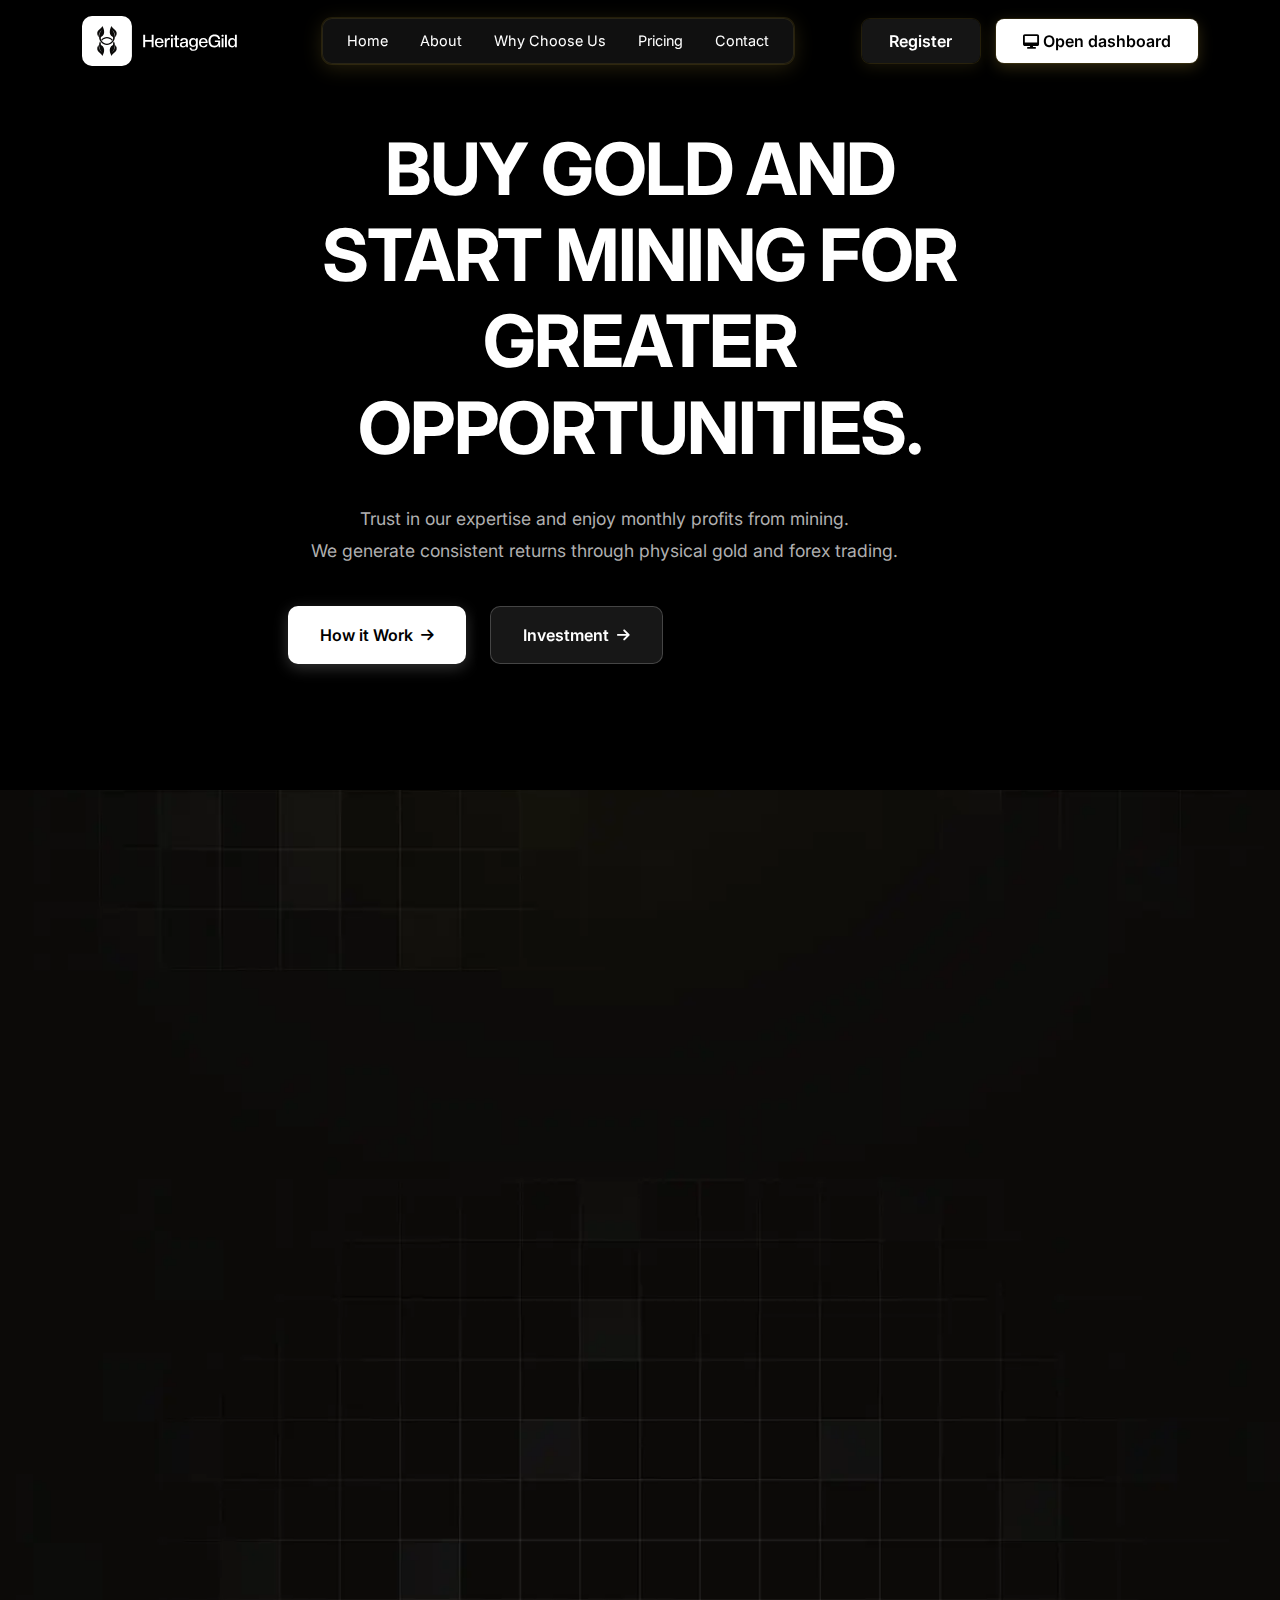
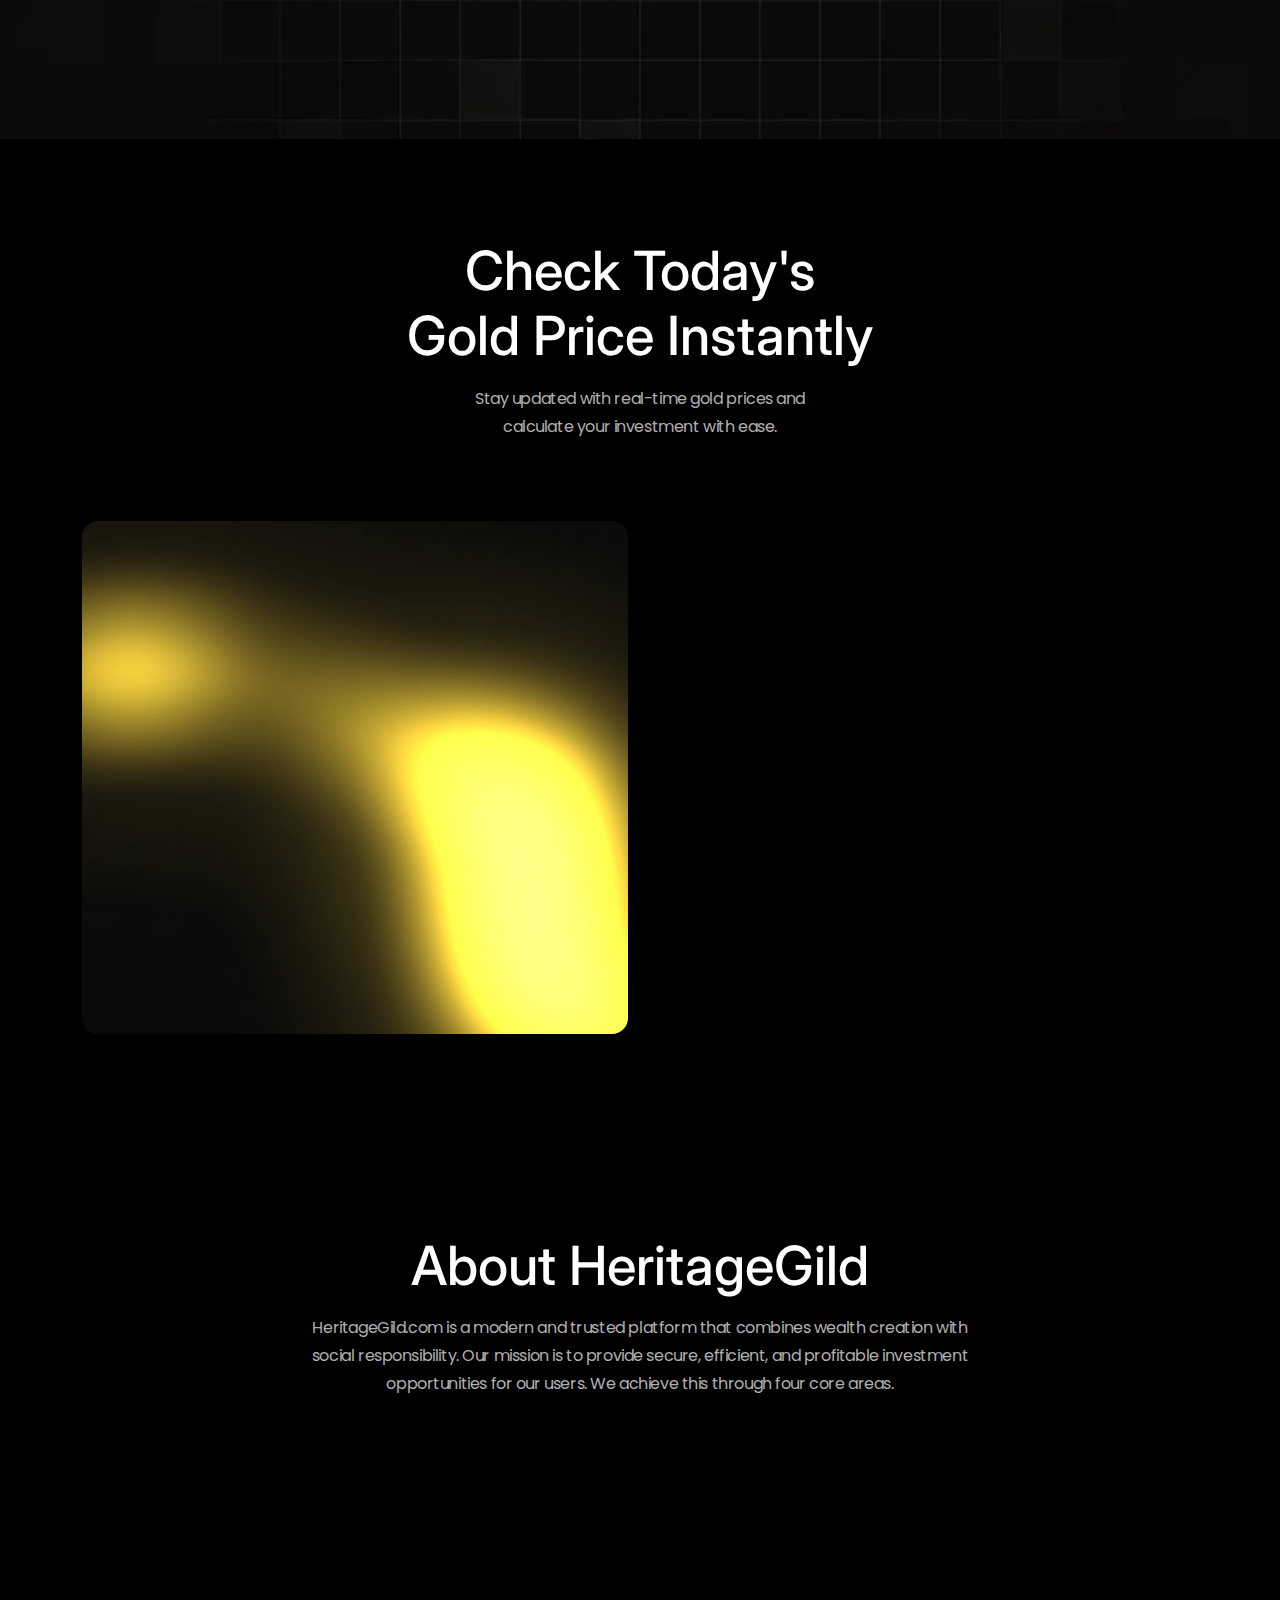
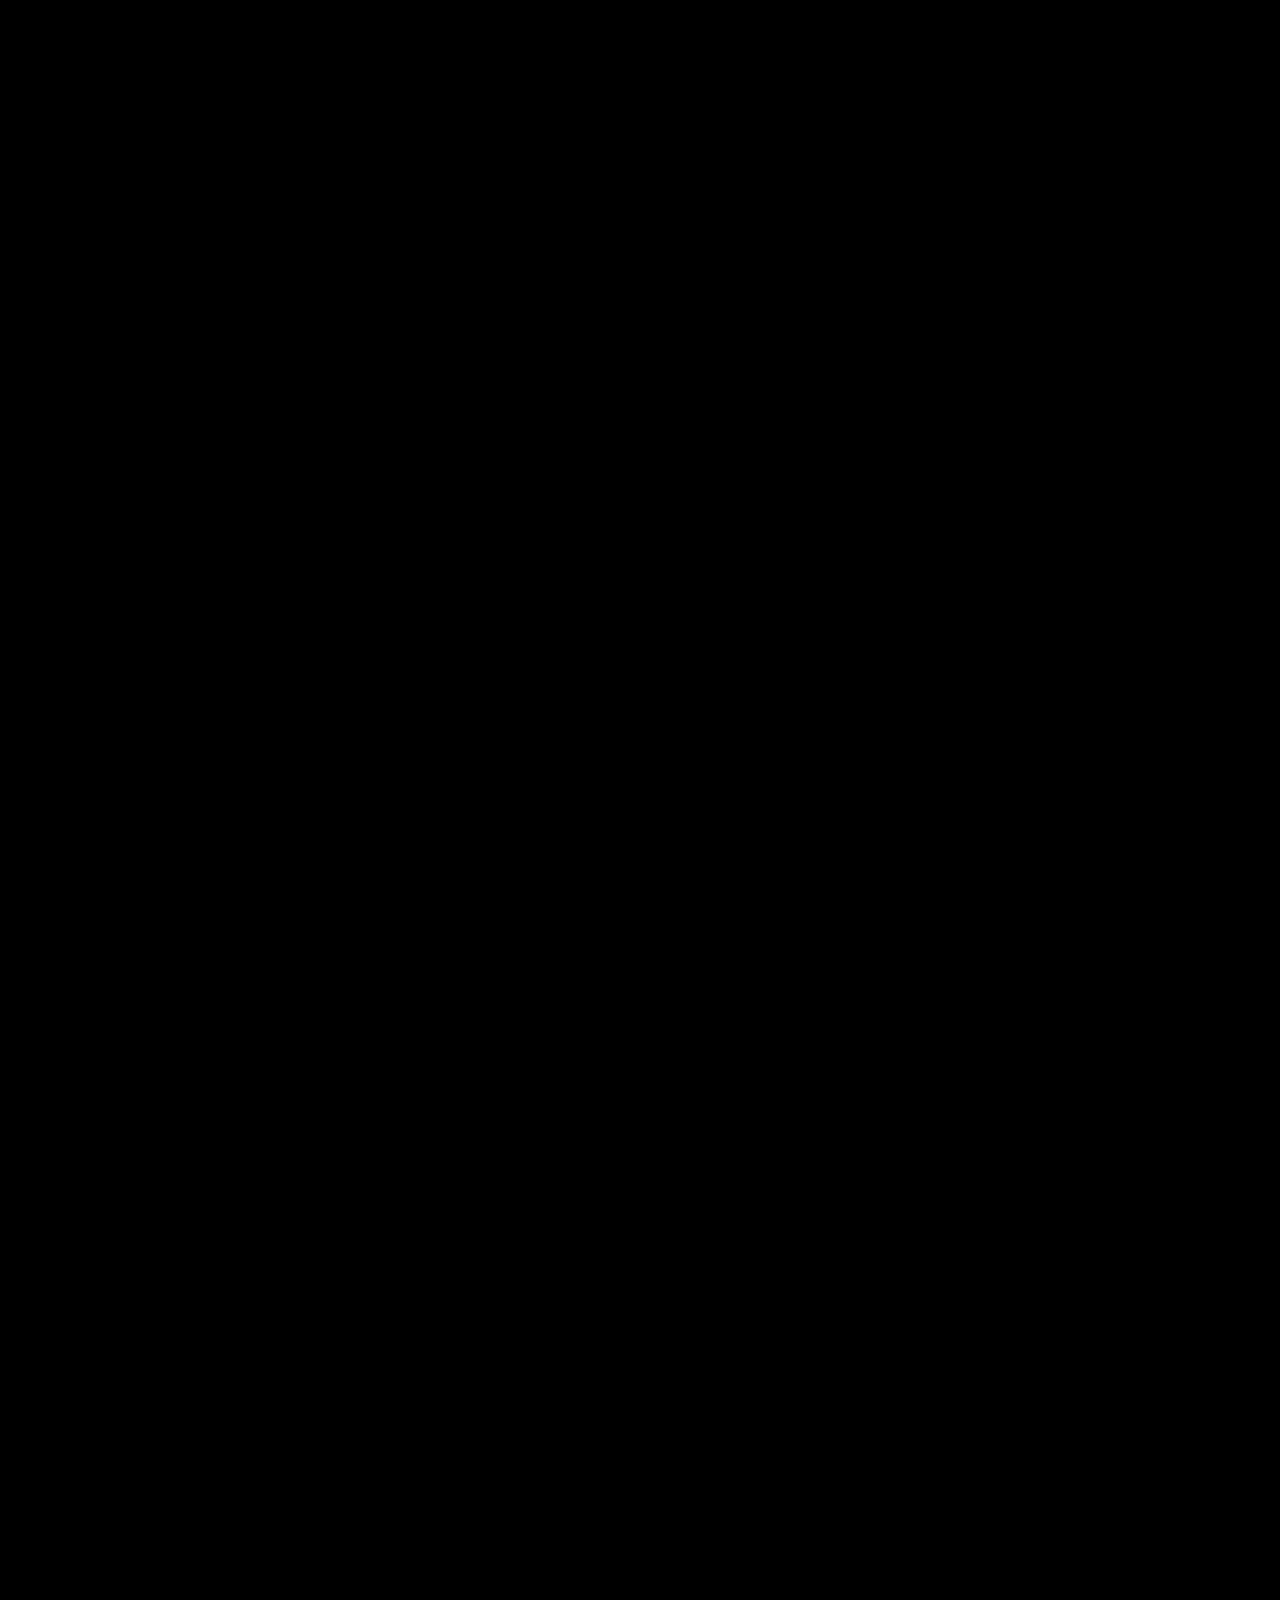
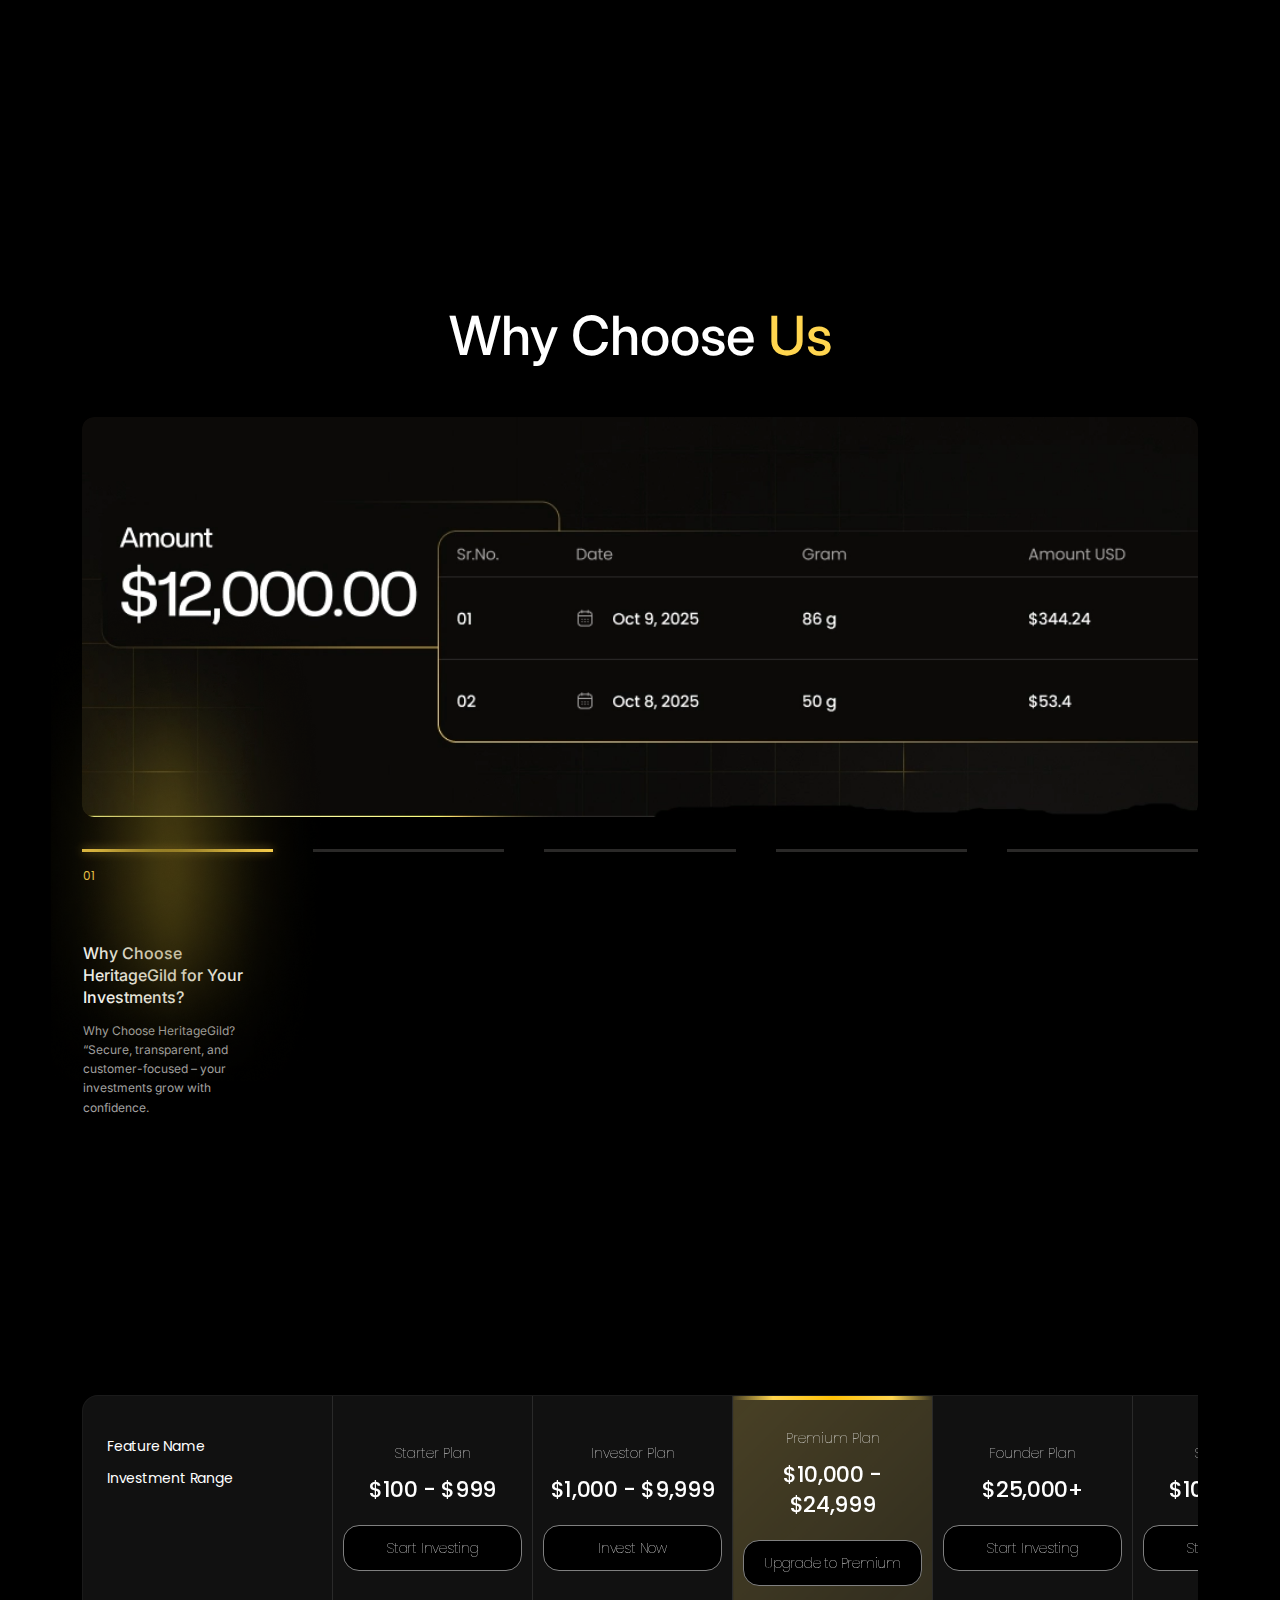
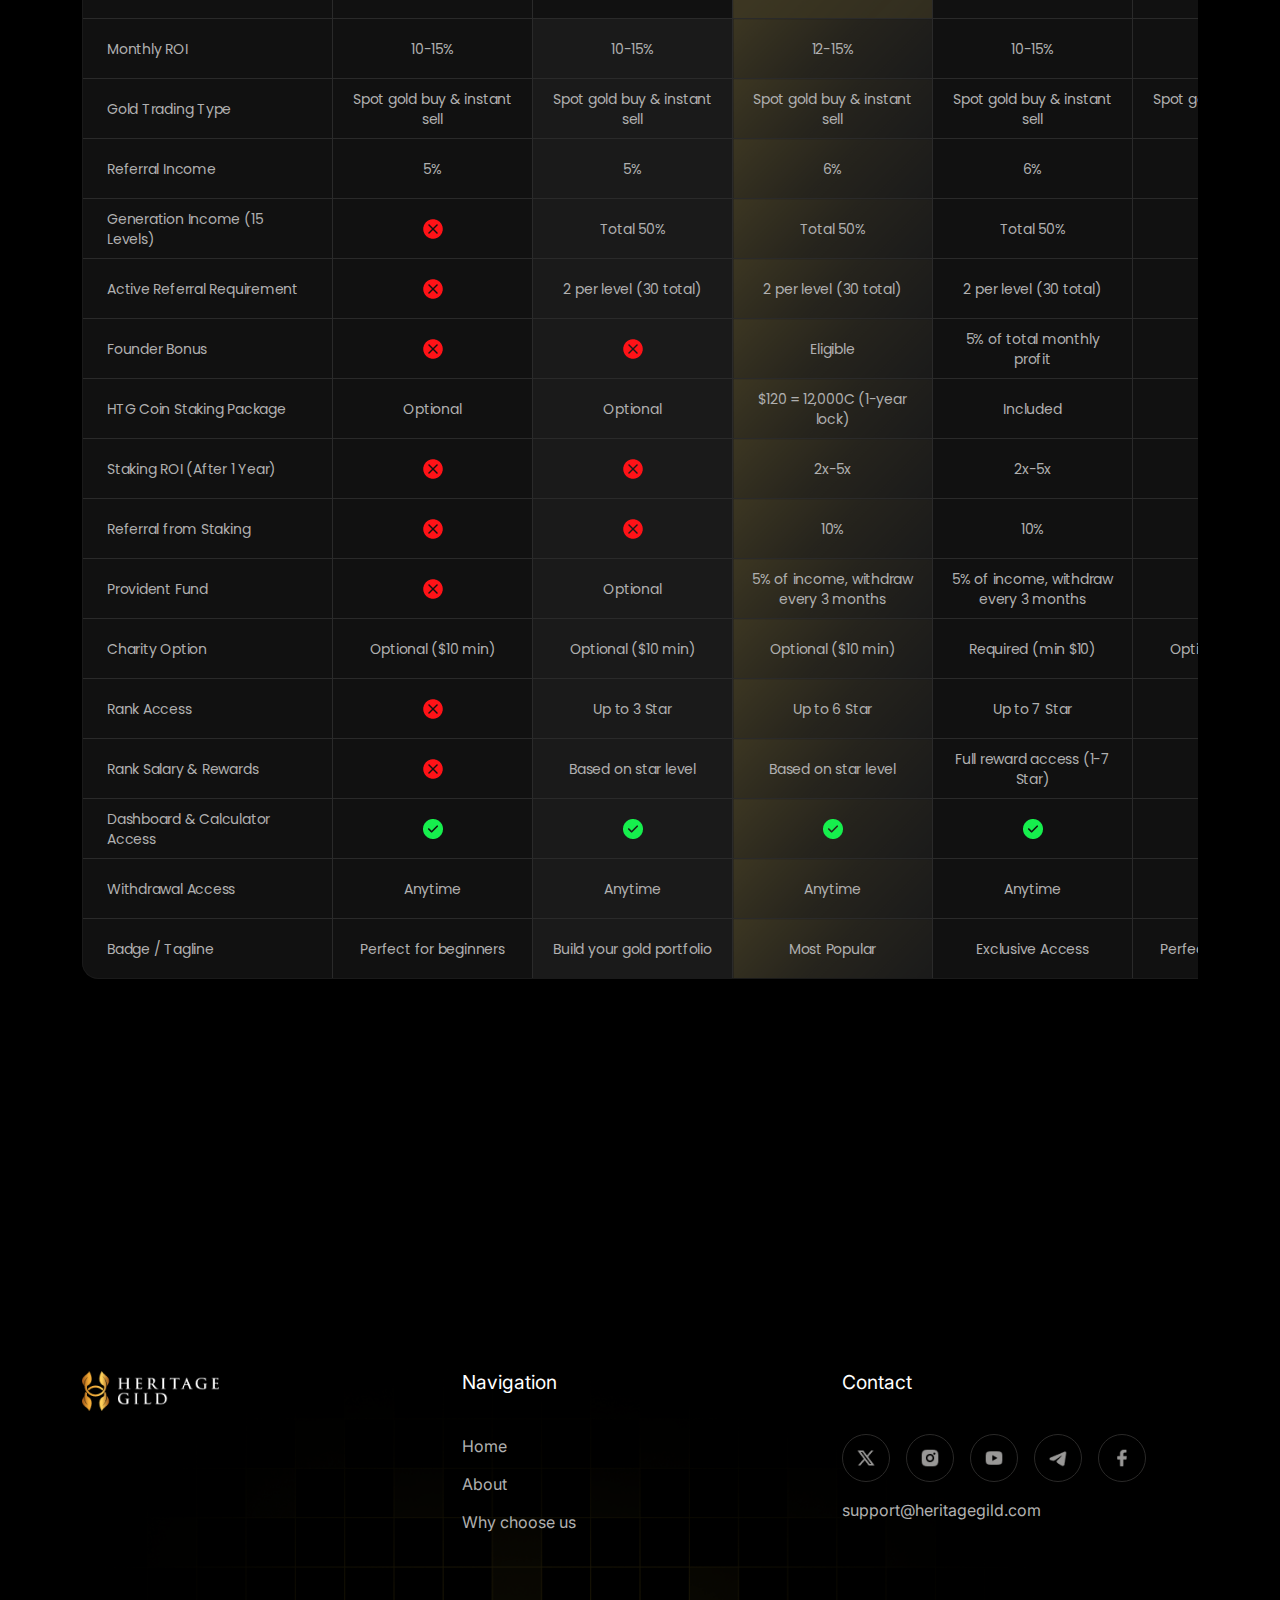
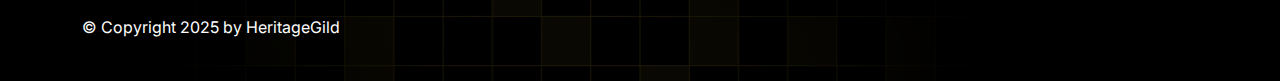
<file: index.html>
<!DOCTYPE html>
<html lang="en">
<head>
    <meta charset="UTF-8">
    <meta name="viewport" content="width=device-width, initial-scale=1.0">
    <title>HeritageGild - Buy Gold & Start Mining for Greater Opportunities</title>
    <meta name="description" content="HeritageGild - Premium gold investment platform. Buy gold and start mining for greater opportunities.">
    
    <!-- Bootstrap 5.3 CSS -->
    <link href="https://cdn.jsdelivr.net/npm/bootstrap@5.3.3/dist/css/bootstrap.min.css" rel="stylesheet">
    
    <!-- Google Fonts -->
    <link rel="preconnect" href="https://fonts.googleapis.com">
    <link rel="preconnect" href="https://fonts.gstatic.com" crossorigin>
    <link href="https://fonts.googleapis.com/css2?family=Inter:wght@300;400;500;600;700;800&family=Poppins:wght@400;500&family=Crete+Round:wght@400&display=swap" rel="stylesheet">
    
    <!-- Font Awesome for Icons -->
    <link rel="stylesheet" href="https://cdnjs.cloudflare.com/ajax/libs/font-awesome/6.5.1/css/all.min.css">
    
    <!-- Custom CSS -->
    <link rel="stylesheet" href="assets/css/style.css">
</head>
<body>
    <!-- Navigation Bar -->
    <nav class="navbar navbar-expand-lg navbar-dark fixed-top">
        <div class="container">
            <div class="navbar-brand-wrapper">
                <a class="navbar-brand" href="#home">
                    <img src="assets/images/logo.svg" alt="HeritageGild Logo" class="navbar-logo">
                </a>
            </div>
            <button class="navbar-toggler" type="button" data-bs-toggle="collapse" data-bs-target="#navbarNav" aria-label="Toggle navigation">
                <span class="navbar-toggler-icon">
                    <span></span>
                    <span></span>
                    <span></span>
                </span>
                <span class="menu-text">Menu</span>
            </button>
            <div class="collapse navbar-collapse" id="navbarNav">
                <div class="nav-links-container mx-auto">
                    <ul class="navbar-nav">
                        <li class="nav-item">
                            <a class="nav-link" href="#home">Home</a>
                        </li>
                        <li class="nav-item">
                            <a class="nav-link" href="#about">About</a>
                        </li>
                        <li class="nav-item">
                            <a class="nav-link" href="#why-choose-us">Why Choose Us</a>
                        </li>
                        <li class="nav-item">
                            <a class="nav-link" href="#pricing">Pricing</a>
                        </li>
                        <li class="nav-item">
                            <a class="nav-link" href="#contact">Contact</a>
                        </li>
                    </ul>
                </div>
                <div class="navbar-cta-wrapper">
                    <div class="navbar-cta">
                        <a href="#register" class="btn btn-register">Register</a>
                        <a href="#dashboard" class="btn btn-dashboard">
                            <i class="fas fa-desktop"></i>
                            <span>Open dashboard</span>
                        </a>
                    </div>
                </div>
            </div>
        </div>
    </nav>

    <!-- Hero and Dashboard Wrapper -->
    <div class="hero-dashboard-wrapper">
        <div class="hero-dashboard-bg"></div>
        
        <!-- Hero Section -->
        <section id="home" class="hero-section">
            <div class="container">
                <div class="row justify-content-center align-items-center" style="min-height: 70vh;">
                    <div class="col-lg-10 col-xl-8">
                        <div class="hero-content text-center">
                            <h1 class="hero-title fade-in-up">
                                Buy gold and start mining for<br>
                                greater opportunities.
                            </h1>
                            <p class="hero-subtitle fade-in-up">
                                Trust in our expertise and enjoy monthly profits from mining.<br>
                                We generate consistent returns through physical gold and forex trading.
                            </p>
                            <div class="hero-buttons fade-in-up">
                                <a href="#how-it-works" class="btn btn-white-cta">
                                    How it Work <i class="fas fa-arrow-right"></i>
                                </a>
                                <a href="#pricing" class="btn btn-dark-cta">
                                    Investment <i class="fas fa-arrow-right"></i>
                                </a>
                            </div>
                        </div>
                    </div>
                </div>
            </div>
        </section>

        <!-- Dashboard Preview Section -->
        <section id="dashboard" class="dashboard-section">
            <div class="container">
                <div class="row justify-content-center">
                    <div class="col-12">
                        <div class="dashboard-preview fade-in">
                            <img src="assets/images/bg-db.png" alt="HeritageGild Dashboard" class="img-fluid dashboard-image">
                        </div>
                    </div>
                </div>
            </div>
        </section>
    </div>

    <!-- Gold Price Chart Section -->
    <section class="gold-price-section">
        <div class="container">
            <div class="row">
                <div class="col-12">
                    <div class="section-header text-center">
                        <h2 class="section-title">Check Today's <br> Gold Price Instantly</h2>
                        <p class="section-subtitle">Stay updated with real-time gold prices and <br> calculate your investment with ease.</p>
                    </div>
                </div>
            </div>
            <div class="row g-4 mt-2">
                <div class="col-lg-6">
                    <div class="gold-card-calculator-wrap p-5">
                        <div class="gold-calculator-card fade-in-left mx-auto w-75">
                            <div class="gold-rate-section">
                                <div class="gold-rate-header">
                                    <label class="gold-rate-label">Gold Rate in USD</label>
                                    <div class="gold-price-display">
                                        <div class="price-label">Price</div>
                                        
                                    </div>
                                </div>
                                <input type="range" class="gold-rate-slider" id="goldRateSlider" min="100" max="150" value="120">
                                <div class="gold-karat-section d-flex justify-content-between">
                                    <div class="gold-karat">24k</div>
                                    <div class="price-value">$120</div>
                                </div>
                            </div>
                            <div class="weight-section">
                                <label class="weight-label">Weight (Grams)</label>
                                <div class="weight-display" id="weightDisplay">00 g</div>
                                <div class="weight-control-wrapper">
                                    <button class="weight-toggle-btn" id="weightToggle">
                                        <i class="fas fa-chevron-up"></i>
                                        <i class="fas fa-chevron-down"></i>
                                    </button>
                                </div>
                            </div>
                            <div class="total-value-section">
                                <label class="total-label">Your Total Value (USD)</label>
                                <div class="total-value-display" id="totalValueDisplay">$00.00</div>
                            </div>
                        </div>
                    </div>
                </div>
                <div class="col-lg-6">
                    <div class="chart-card fade-in-right">
                        <div class="chart-container">
                            <img src="assets/images/live-market-update.png" alt="Live Market Updates Chart" class="img-fluid chart-image">
                        </div>
                    </div>
                </div>
            </div>
        </div>
    </section>

    <!-- About HeritageGild Section -->
    <section id="about" class="about-section">
        <div class="container">
            <!-- Top Section: Title and Description -->
            <div class="row">
                <div class="col-12">
                    <div class="section-header text-center">
                        <h2 class="section-title">About HeritageGild</h2>
                        <p class="section-subtitle">
                            HeritageGild.com is a modern and trusted platform that combines wealth creation with social responsibility. Our mission is to provide secure, efficient, and profitable investment opportunities for our users. We achieve this through four core areas.
                        </p>
                    </div>
                </div>
            </div>
            
            <!-- Bottom Section: Dashboard and Core Areas -->
            <div class="row g-4 mt-4">
                <!-- Left Side: Dashboard Image -->
                <div class="col-lg-6">
                    <div class="about-dashboard-image fade-in-left">
                        <img src="assets/images/about-heritagegild.webp" alt="HeritageGild Dashboard" class="img-fluid about-dashboard-img">
                    </div>
                </div>
                
                <!-- Right Side: Four Core Areas -->
                <div class="col-lg-6">
                    <div class="core-areas-container fade-in-right">
                        <div class="core-area-card">
                            <div class="core-area-icon">
                                <img src="assets/images/tick-circle.webp" alt="Check Icon" class="tick-icon">
                            </div>
                            <h4 class="core-area-title">Gold Mining</h4>
                            <p class="core-area-description">Utilizing advanced technology and expertise, we manage high-quality gold mining projects. Our operations are transparent and secure, helping our users build lasting value through tangible assets.</p>
                        </div>
                        <div class="core-area-card">
                            <div class="core-area-icon">
                                <img src="assets/images/tick-circle.webp" alt="Check Icon" class="tick-icon">
                            </div>
                            <h4 class="core-area-title">HTG Coin (Cryptocurrency)</h4>
                            <p class="core-area-description">Our native digital currency, HTG Coin, empowers users to participate in the modern crypto ecosystem. It enhances the efficiency and security of our financial network.</p>
                        </div>
                        <div class="core-area-card">
                            <div class="core-area-icon">
                                <img src="assets/images/tick-circle.webp" alt="Check Icon" class="tick-icon">
                            </div>
                            <h4 class="core-area-title">Provident Fund</h4>
                            <p class="core-area-description">HeritageGild's Provident Fund offers long-term financial security to investors. It is a structured, transparent, and reliable savings plan designed to provide confidence for the future.</p>
                        </div>
                        <div class="core-area-card">
                            <div class="core-area-icon">
                                <img src="assets/images/tick-circle.webp" alt="Check Icon" class="tick-icon">
                            </div>
                            <h4 class="core-area-title">Donations & Social Initiatives</h4>
                            <p class="core-area-description">We believe true success is measured not only by individual gain but also by positive social impact. HeritageGild actively supports meaningful charitable and community initiatives.</p>
                        </div>
                    </div>
                </div>
            </div>
        </div>
    </section>

    <!-- Customer Satisfaction Section -->
    <section class="satisfaction-section">
        <div class="container">
            <div class="row g-0">
                <!-- Left Section: 3 boxes -->
                <div class="col-lg-8">
                    <div class="row g-0">
                        <!-- Top-Left: Risk-Free Investment (Full Width) -->
                        <div class="col-12">
                            <div class="satisfaction-card satisfaction-card-large fade-in-left risk-free-card">
                                <div class="satisfaction-card-inner">
                                    <img src="assets/images/customer-1.webp" alt="Risk-Free Investment" class="card-overlay-image">
                                    <div class="card-text-content">
                                        <h3 class="satisfaction-card-title">Risk-Free Investment</h3>
                                        <p class="satisfaction-card-text">
                                            At HeritageGild, we prioritize your financial safety. Our strategies are designed to minimize risk while maximizing potential returns, allowing you to grow your wealth with confidence and peace of mind. Optional shorter tagline: Risk-Free. Secure. Confident Investing with HeritageGild.
                                        </p>
                                    </div>
                                </div>
                            </div>
                        </div>
                        
                        <!-- Bottom-Left: Investment Assurance -->
                        <div class="col-6">
                            <div class="satisfaction-card satisfaction-card-small fade-in-left assurance-card">
                                <div class="satisfaction-card-inner">
                                    <img src="assets/images/customer-2.webp" alt="Investment Assurance" class="card-overlay-image">
                                    <div class="card-text-content">
                                        <h3 class="satisfaction-card-title">Investment Assurance</h3>
                                        <p class="satisfaction-card-text">
                                            At HeritageGild, your investments are our top priority. We ensure complete transparency, security, and reliability so you can invest with confidence and peace of mind.” Optional shorter tagline: “Invest with Confidence – Secured and Assured by HeritageGild
                                        </p>
                                    </div>
                                </div>
                            </div>
                        </div>
                        
                        <!-- Bottom-Right: 25,000+ Customers -->
                        <div class="col-6">
                            <div class="satisfaction-card satisfaction-card-small fade-in-right customers-card">
                                <div class="satisfaction-card-inner">
                                    <img src="assets/images/customer-3.webp" alt="25,000+ Customers" class="card-overlay-image">
                                    <div class="card-text-content">
                                        <h3 class="satisfaction-card-title">25,000+ Customers</h3>
                                        <p class="satisfaction-card-text">
                                            There’s a reason so many customers trust us, keep coming back and refer their contacts.
                                        </p>
                                    </div>
                                </div>
                            </div>
                        </div>
                    </div>
                </div>
                
                <!-- Right Section: Customer Satisfaction (Tall Box ) -->
                <div class="col-lg-4">
                    <div class="satisfaction-card satisfaction-card-tall satisfaction-card-blue-border fade-in-right customer-satisfaction-card">
                        <div class="satisfaction-card-inner">
                            <img src="assets/images/customer-4.webp" alt="Customer Satisfaction" class="card-overlay-image">
                            <div class="card-text-content card-text-top">
                                <h3 class="satisfaction-card-title">Customer Satisfaction</h3>
                                <p class="satisfaction-card-text">
                                    At HeritageGild, your satisfaction is our ultimate goal. We are committed to providing exceptional service, personalized support, and a seamless investment experience that exceeds your expectations.
                                </p>
                            </div>
                        </div>
                    </div>
                </div>
            </div>
        </div>
    </section>

    <!-- Why Choose Us Section (Carousel) -->
    <section id="why-choose-us" class="why-choose-section">
        <div class="container">
            <div class="row">
                <div class="col-12">
                    <div class="section-header text-center">
                        <h2 class="section-title">Why Choose <span class="text-gold">Us</span></h2>
                    </div>
                </div>
            </div>
            <div class="row">
                <div class="col-12">
                    <div class="why-choose-slider-container">
                        <!-- Slider Content Area -->
                        <div class="why-choose-slider-wrapper">
                            <div class="carousel-slides" id="whyChooseSlides">
                                <!-- Slide 1 -->
                                <div class="carousel-slide active" data-slide="0">
                                    <div class="slide-image-container">
                                        <img src="assets/images/why-1.webp" alt="Why Choose HeritageGild" class="slide-main-image">
                                    </div>
                                </div>
                                <!-- Slide 2 -->
                                <div class="carousel-slide" data-slide="1">
                                    <div class="slide-image-container">
                                        <img src="assets/images/why-2.jpg" alt="Secure Investment" class="slide-main-image">
                                    </div>
                                </div>
                                <!-- Slide 3 -->
                                <div class="carousel-slide" data-slide="2">
                                    <div class="slide-image-container">
                                        <img src="assets/images/why-3.jpg" alt="High Returns" class="slide-main-image">
                                    </div>
                                </div>
                                <!-- Slide 4 -->
                                <div class="carousel-slide" data-slide="3">
                                    <div class="slide-image-container">
                                        <img src="assets/images/why-4.jpg" alt="Expert Trading" class="slide-main-image">
                                    </div>
                                </div>
                                <!-- Slide 5 -->
                                <div class="carousel-slide" data-slide="4">
                                    <div class="slide-image-container">
                                        <img src="assets/images/why-5.jpg" alt="Customer Support" class="slide-main-image">
                                    </div>
                                </div>
                            </div>
                        </div>

                        <!-- Navigation Tabs with Content Boxes -->
                        <div class="why-choose-navigation">
                            <div class="nav-tabs-container">
                                <div class="nav-tabs-line">
                                    <div class="nav-tabs-line-segment active" data-segment="0"></div>
                                    <div class="nav-tabs-line-segment" data-segment="1"></div>
                                    <div class="nav-tabs-line-segment" data-segment="2"></div>
                                    <div class="nav-tabs-line-segment" data-segment="3"></div>
                                    <div class="nav-tabs-line-segment" data-segment="4"></div>
                                </div>
                                <div class="nav-tabs" id="navTabs">
                                    <button class="nav-tab active" data-tab="0">
                                        <span class="nav-tab-number">01</span>
                                        <img src="assets/images/why-mobile-1.png" alt="Why Choose HeritageGild" class="nav-tab-mobile-image">
                                        <div class="slide-content-box">
                                            <h3 class="slide-content-title">Why Choose HeritageGild for Your Investments?</h3>
                                            <p class="slide-content-text">Why Choose HeritageGild? “Secure, transparent, and customer-focused – your investments grow with confidence.</p>
                                        </div>
                                    </button>
                                    <button class="nav-tab" data-tab="1">
                                        <span class="nav-tab-number">02</span>
                                        <img src="assets/images/why-mobile-1.png" alt="Secure Investment" class="nav-tab-mobile-image">
                                        <div class="slide-content-box">
                                            <h3 class="slide-content-title">Why Work on Mining with HeritageGild?</h3>
                                            <p class="slide-content-text">Join HeritageGild mining to earn Sponsor and Generation Commissions, enjoy multiple income streams, and be part of a growing, rewarding network.</p>
                                        </div>
                                    </button>
                                    <button class="nav-tab" data-tab="2">
                                        <span class="nav-tab-number">03</span>
                                        <img src="assets/images/why-mobile-1.png" alt="High Returns" class="nav-tab-mobile-image">
                                        <div class="slide-content-box">
                                            <h3 class="slide-content-title">Why Buy HTGCoin?</h3>
                                            <p class="slide-content-text">HTGCoin offers secure, high-potential, and transparent investment opportunities, empowering you to grow your wealth with confidence.</p>
                                        </div>
                                    </button>
                                    <button class="nav-tab" data-tab="3">
                                        <span class="nav-tab-number">04</span>
                                        <img src="assets/images/why-mobile-1.png" alt="Expert Trading" class="nav-tab-mobile-image">
                                        <div class="slide-content-box">
                                            <h3 class="slide-content-title">Why Invest in a Provident Fund?</h3>
                                            <p class="slide-content-text">Investing in a provident fund ensures long-term financial security, steady growth of your savings, and a reliable source of funds for the future. It’s a disciplined way to plan for retirement while enjoying tax benefits and peace of mind.</p>
                                        </div>
                                    </button>
                                    <button class="nav-tab" data-tab="4">
                                        <span class="nav-tab-number">05</span>
                                        <img src="assets/images/why-mobile-1.png" alt="Customer Support" class="nav-tab-mobile-image">
                                        <div class="slide-content-box">
                                            <h3 class="slide-content-title">Why Make a Donation?</h3>
                                            <p class="slide-content-text">Donating helps support meaningful causes, creates positive impact, and empowers communities in need. Your contribution can make a real difference and bring hope to those who need it most.</p>
                                        </div>
                                    </button>
                                </div>
                            </div>
                        </div>
                    </div>
                </div>
            </div>
        </div>
    </section>

    <!-- Pricing Plans Section -->
    <section id="pricing" class="pricing-section">
        <div class="container">
            <div class="pricing-table-wrapper mt-5">
                <table class="pricing-comparison-table">
                    <thead>
                        <tr>
                            <th class="feature-header-cell">
                                <h3 class="feature-header-title">Feature Name</h3>
                                <p class="investment-ranges">Investment Range</p>
                            </th>
                            <th class="plan-header-cell plan-starter">
                                <h3 class="plan-title">Starter Plan</h3>
                                <div class="plan-range">$100 - $999</div>
                                <a href="#dashboard" class="btn btn-plan-action">Start Investing</a>
                            </th>
                            <th class="plan-header-cell">
                                <h3 class="plan-title">Investor Plan</h3>
                                <div class="plan-range">$1,000 - $9,999</div>
                                <a href="#dashboard" class="btn btn-plan-action">Invest Now</a>
                            </th>
                            <th class="plan-header-cell plan-premium">
                                <h3 class="plan-title">Premium Plan</h3>
                                <div class="plan-range">$10,000 - $24,999</div>
                                <a href="#dashboard" class="btn btn-plan-action">Upgrade to Premium</a>
                            </th>
                            <th class="plan-header-cell plan-founder">
                                <h3 class="plan-title">Founder Plan</h3>
                                <div class="plan-range">$25,000+</div>
                                <a href="#dashboard" class="btn btn-plan-action">Start Investing</a>
                            </th>
                            <th class="plan-header-cell plan-starter">
                                <h3 class="plan-title">Starter Plan</h3>
                                <div class="plan-range">$100 - $999</div>
                                <a href="#dashboard" class="btn btn-plan-action">Start Investing</a>
                            </th>
                        </tr>
                    </thead>
                    <tbody>
                        <tr>
                            <td class="feature-row">Monthly ROI</td>
                            <td class="plan-feature-cell plan-starter">10-15%</td>
                            <td class="plan-feature-cell">10-15%</td>
                            <td class="plan-feature-cell plan-premium">12-15%</td>
                            <td class="plan-feature-cell plan-founder">10-15%</td>
                            <td class="plan-feature-cell plan-starter">10-15%</td>
                        </tr>
                        <tr>
                            <td class="feature-row">Gold Trading Type</td>
                            <td class="plan-feature-cell plan-starter">Spot gold buy & instant sell</td>
                            <td class="plan-feature-cell">Spot gold buy & instant sell</td>
                            <td class="plan-feature-cell plan-premium">Spot gold buy & instant sell</td>
                            <td class="plan-feature-cell plan-founder">Spot gold buy & instant sell</td>
                            <td class="plan-feature-cell plan-starter">Spot gold buy & instant sell</td>
                        </tr>
                        <tr>
                            <td class="feature-row">Referral Income</td>
                            <td class="plan-feature-cell plan-starter">5%</td>
                            <td class="plan-feature-cell">5%</td>
                            <td class="plan-feature-cell plan-premium">6%</td>
                            <td class="plan-feature-cell plan-founder">6%</td>
                            <td class="plan-feature-cell plan-starter">5%</td>
                        </tr>
                        <tr>
                            <td class="feature-row">Generation Income (15 Levels)</td>
                            <td class="plan-feature-cell plan-starter"><img src="assets/images/cross-circle.png" alt="Not included" class="feature-icon"></td>
                            <td class="plan-feature-cell">Total 50%</td>
                            <td class="plan-feature-cell plan-premium">Total 50%</td>
                            <td class="plan-feature-cell plan-founder">Total 50%</td>
                            <td class="plan-feature-cell plan-starter"><img src="assets/images/cross-circle.png" alt="Not included" class="feature-icon"></td>
                        </tr>
                        <tr>
                            <td class="feature-row">Active Referral Requirement</td>
                            <td class="plan-feature-cell plan-starter"><img src="assets/images/cross-circle.png" alt="Not included" class="feature-icon"></td>
                            <td class="plan-feature-cell">2 per level (30 total)</td>
                            <td class="plan-feature-cell plan-premium">2 per level (30 total)</td>
                            <td class="plan-feature-cell plan-founder">2 per level (30 total)</td>
                            <td class="plan-feature-cell plan-starter"><img src="assets/images/cross-circle.png" alt="Not included" class="feature-icon"></td>
                        </tr>
                        <tr>
                            <td class="feature-row">Founder Bonus</td>
                            <td class="plan-feature-cell plan-starter"><img src="assets/images/cross-circle.png" alt="Not included" class="feature-icon"></td>
                            <td class="plan-feature-cell"><img src="assets/images/cross-circle.png" alt="Not included" class="feature-icon"></td>
                            <td class="plan-feature-cell plan-premium">Eligible</td>
                            <td class="plan-feature-cell plan-founder">5% of total monthly profit</td>
                            <td class="plan-feature-cell plan-starter"><img src="assets/images/cross-circle.png" alt="Not included" class="feature-icon"></td>
                        </tr>
                        <tr>
                            <td class="feature-row">HTG Coin Staking Package</td>
                            <td class="plan-feature-cell plan-starter">Optional</td>
                            <td class="plan-feature-cell">Optional</td>
                            <td class="plan-feature-cell plan-premium">$120 = 12,000C (1-year lock)</td>
                            <td class="plan-feature-cell plan-founder">Included</td>
                            <td class="plan-feature-cell plan-starter">Optional</td>
                        </tr>
                        <tr>
                            <td class="feature-row">Staking ROI (After 1 Year)</td>
                            <td class="plan-feature-cell plan-starter"><img src="assets/images/cross-circle.png" alt="Not included" class="feature-icon"></td>
                            <td class="plan-feature-cell"><img src="assets/images/cross-circle.png" alt="Not included" class="feature-icon"></td>
                            <td class="plan-feature-cell plan-premium">2x-5x</td>
                            <td class="plan-feature-cell plan-founder">2x-5x</td>
                            <td class="plan-feature-cell plan-starter"><img src="assets/images/cross-circle.png" alt="Not included" class="feature-icon"></td>
                        </tr>
                        <tr>
                            <td class="feature-row">Referral from Staking</td>
                            <td class="plan-feature-cell plan-starter"><img src="assets/images/cross-circle.png" alt="Not included" class="feature-icon"></td>
                            <td class="plan-feature-cell"><img src="assets/images/cross-circle.png" alt="Not included" class="feature-icon"></td>
                            <td class="plan-feature-cell plan-premium">10%</td>
                            <td class="plan-feature-cell plan-founder">10%</td>
                            <td class="plan-feature-cell plan-starter"><img src="assets/images/cross-circle.png" alt="Not included" class="feature-icon"></td>
                        </tr>
                        <tr>
                            <td class="feature-row">Provident Fund</td>
                            <td class="plan-feature-cell plan-starter"><img src="assets/images/cross-circle.png" alt="Not included" class="feature-icon"></td>
                            <td class="plan-feature-cell">Optional</td>
                            <td class="plan-feature-cell plan-premium">5% of income, withdraw every 3 months</td>
                            <td class="plan-feature-cell plan-founder">5% of income, withdraw every 3 months</td>
                            <td class="plan-feature-cell plan-starter"><img src="assets/images/cross-circle.png" alt="Not included" class="feature-icon"></td>
                        </tr>
                        <tr>
                            <td class="feature-row">Charity Option</td>
                            <td class="plan-feature-cell plan-starter">Optional ($10 min)</td>
                            <td class="plan-feature-cell">Optional ($10 min)</td>
                            <td class="plan-feature-cell plan-premium">Optional ($10 min)</td>
                            <td class="plan-feature-cell plan-founder">Required (min $10)</td>
                            <td class="plan-feature-cell plan-starter">Optional ($10 min)</td>
                        </tr>
                        <tr>
                            <td class="feature-row">Rank Access</td>
                            <td class="plan-feature-cell plan-starter"><img src="assets/images/cross-circle.png" alt="Not included" class="feature-icon"></td>
                            <td class="plan-feature-cell">Up to 3 Star</td>
                            <td class="plan-feature-cell plan-premium">Up to 6 Star</td>
                            <td class="plan-feature-cell plan-founder">Up to 7 Star</td>
                            <td class="plan-feature-cell plan-starter"><img src="assets/images/cross-circle.png" alt="Not included" class="feature-icon"></td>
                        </tr>
                        <tr>
                            <td class="feature-row">Rank Salary & Rewards</td>
                            <td class="plan-feature-cell plan-starter"><img src="assets/images/cross-circle.png" alt="Not included" class="feature-icon"></td>
                            <td class="plan-feature-cell">Based on star level</td>
                            <td class="plan-feature-cell plan-premium">Based on star level</td>
                            <td class="plan-feature-cell plan-founder">Full reward access (1-7 Star)</td>
                            <td class="plan-feature-cell plan-starter"><img src="assets/images/cross-circle.png" alt="Not included" class="feature-icon"></td>
                        </tr>
                        <tr>
                            <td class="feature-row">Dashboard & Calculator Access</td>
                            <td class="plan-feature-cell plan-starter"><img src="assets/images/green-tick-circle.png" alt="Included" class="feature-icon"></td>
                            <td class="plan-feature-cell"><img src="assets/images/green-tick-circle.png" alt="Included" class="feature-icon"></td>
                            <td class="plan-feature-cell plan-premium"><img src="assets/images/green-tick-circle.png" alt="Included" class="feature-icon"></td>
                            <td class="plan-feature-cell plan-founder"><img src="assets/images/green-tick-circle.png" alt="Included" class="feature-icon"></td>
                            <td class="plan-feature-cell plan-starter"><img src="assets/images/green-tick-circle.png" alt="Included" class="feature-icon"></td>
                        </tr>
                        <tr>
                            <td class="feature-row">Withdrawal Access</td>
                            <td class="plan-feature-cell plan-starter">Anytime</td>
                            <td class="plan-feature-cell">Anytime</td>
                            <td class="plan-feature-cell plan-premium">Anytime</td>
                            <td class="plan-feature-cell plan-founder">Anytime</td>
                            <td class="plan-feature-cell plan-starter">Anytime</td>
                        </tr>
                        <tr>
                            <td class="feature-row">Badge / Tagline</td>
                            <td class="plan-feature-cell plan-starter">Perfect for beginners</td>
                            <td class="plan-feature-cell">Build your gold portfolio</td>
                            <td class="plan-feature-cell plan-premium">Most Popular</td>
                            <td class="plan-feature-cell plan-founder">Exclusive Access</td>
                            <td class="plan-feature-cell plan-starter">Perfect for beginners</td>
                        </tr>
                    </tbody>
                </table>
            </div>
        </div>
    </section>

    <!-- Final CTA Section -->
    <section class="final-cta-section">
        <div class="container">
            <div class="row">
                <div class="col-12">
                    <div class="cta-content text-center fade-in">
                        <div class="payment-methods">
                            <div class="payment-method-btn">
                                <img src="assets/images/visa.png" alt="VISA" class="payment-icon">
                            </div>
                            <div class="payment-method-btn">
                                <img src="assets/images/ms-card.png" alt="Mastercard" class="payment-icon">
                            </div>
                            <div class="payment-method-btn">
                                <img src="assets/images/bitcoin.png" alt="Bitcoin" class="payment-icon">
                            </div>
                        </div>
                    </div>
                </div>
            </div>
        </div>
    </section>

    <!-- Footer -->
    <footer class="footer">
        <div class="container">
            <div class="row g-4">
                <div class="col-md-4">
                    <div class="footer-brand">
                        <a href="#home" class="footer-logo">
                            <img src="assets/images/footer-logo.png" alt="HeritageGild Logo" class="footer-logo-img">
                        </a>
                    </div>
                </div>
                <div class="col-md-4">
                    <div class="footer-nav">
                        <h5 class="footer-title">Navigation</h5>
                        <ul class="footer-links">
                            <li><a href="#home">Home</a></li>
                            <li><a href="#about">About</a></li>
                            <li><a href="#why-choose-us">Why choose us</a></li>
                        </ul>
                    </div>
                </div>
                <div class="col-md-4">
                    <div class="footer-contact">
                        <h5 class="footer-title">Contact</h5>
                        <ul class="footer-links">
                            <li>
                                <div class="social-links">
                                    <a href="#" aria-label="Twitter"><img src="assets/images/twitter.png" alt="Twitter" class="social-icon"></a>
                                    <a href="#" aria-label="Instagram"><img src="assets/images/instagram.png" alt="Instagram" class="social-icon"></a>
                                    <a href="#" aria-label="YouTube"><img src="assets/images/youtube.png" alt="YouTube" class="social-icon"></a>
                                    <a href="#" aria-label="Telegram"><img src="assets/images/telegram.png" alt="Telegram" class="social-icon"></a>
                                    <a href="#" aria-label="Facebook"><img src="assets/images/facebook.png" alt="Facebook" class="social-icon"></a>
                                </div>
                            </li>
                            <li>
                                <a href="mailto:support@heritagegild.com">
                                    support@heritagegild.com
                                </a>
                            </li>
                        </ul>
                    </div>
                </div>
            </div>
            <div class="row">
                <div class="col-12">
                    <div class="footer-bottom">
                        <p>&copy; Copyright 2025 by HeritageGild</p>
                    </div>
                </div>
            </div>
        </div>
    </footer>

    <!-- Bootstrap 5.3 JS -->
    <script src="https://cdn.jsdelivr.net/npm/bootstrap@5.3.3/dist/js/bootstrap.bundle.min.js"></script>
    
    <!-- Custom JS -->
    <script src="assets/js/main.js"></script>
</body>
</html>
</file>
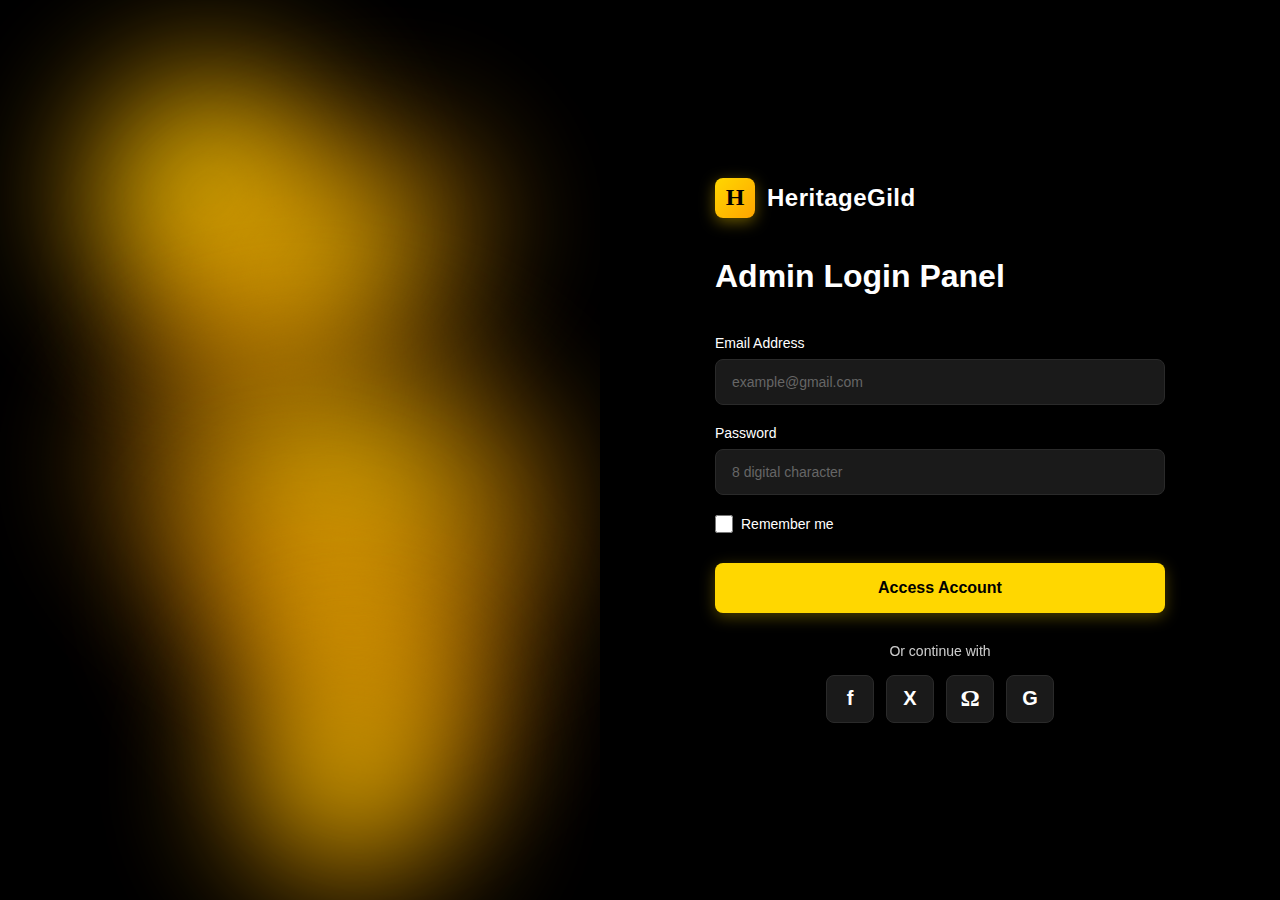
<file: login/login.html>
<!DOCTYPE html>
<html lang="en">
<head>
    <meta charset="UTF-8">
    <meta name="viewport" content="width=device-width, initial-scale=1.0">
    <title>HeritageGild - Admin Login Panel</title>
    <link rel="stylesheet" href="styles.css">
</head>
<body>
    <div class="container">
        <!-- Left side with animated glowing background -->
        <div class="background-section">
            <div class="glow-container">
                <div class="glow-segment segment-1"></div>
                <div class="glow-segment segment-2"></div>
                <div class="glow-segment segment-3"></div>
                <div class="glow-segment segment-4"></div>
                <div class="glow-segment segment-5"></div>
            </div>
        </div>

        <!-- Right side with login form -->
        <div class="login-section">
            <div class="login-panel">
                <!-- Logo and Header -->
                <div class="logo-container">
                    <div class="logo">H</div>
                    <span class="brand-name">HeritageGild</span>
                </div>
                <h1 class="login-title">Admin Login Panel</h1>

                <!-- Login Form -->
                <form class="login-form" id="loginForm">
                    <!-- Email Input -->
                    <div class="form-group">
                        <label for="email" class="form-label">Email Address</label>
                        <input 
                            type="email" 
                            id="email" 
                            name="email" 
                            class="form-input" 
                            placeholder="example@gmail.com"
                            required
                        >
                    </div>

                    <!-- Password Input -->
                    <div class="form-group">
                        <label for="password" class="form-label">Password</label>
                        <input 
                            type="password" 
                            id="password" 
                            name="password" 
                            class="form-input" 
                            placeholder="8 digital character"
                            required
                        >
                    </div>

                    <!-- Remember Me Checkbox -->
                    <div class="checkbox-group">
                        <input type="checkbox" id="remember" name="remember" class="checkbox">
                        <label for="remember" class="checkbox-label">Remember me</label>
                    </div>

                    <!-- Access Account Button -->
                    <button type="submit" class="access-button">Access Account</button>

                    <!-- Social Login Section -->
                    <div class="social-section">
                        <p class="social-text">Or continue with</p>
                        <div class="social-buttons">
                            <button type="button" class="social-btn" aria-label="Facebook">
                                <span class="social-icon">f</span>
                            </button>
                            <button type="button" class="social-btn" aria-label="Twitter">
                                <span class="social-icon">X</span>
                            </button>
                            <button type="button" class="social-btn" aria-label="Omega">
                                <span class="social-icon">Ω</span>
                            </button>
                            <button type="button" class="social-btn" aria-label="Google">
                                <span class="social-icon">G</span>
                            </button>
                        </div>
                    </div>
                </form>
            </div>
        </div>
    </div>

    <script src="script.js"></script>
</body>
</html>
</file>
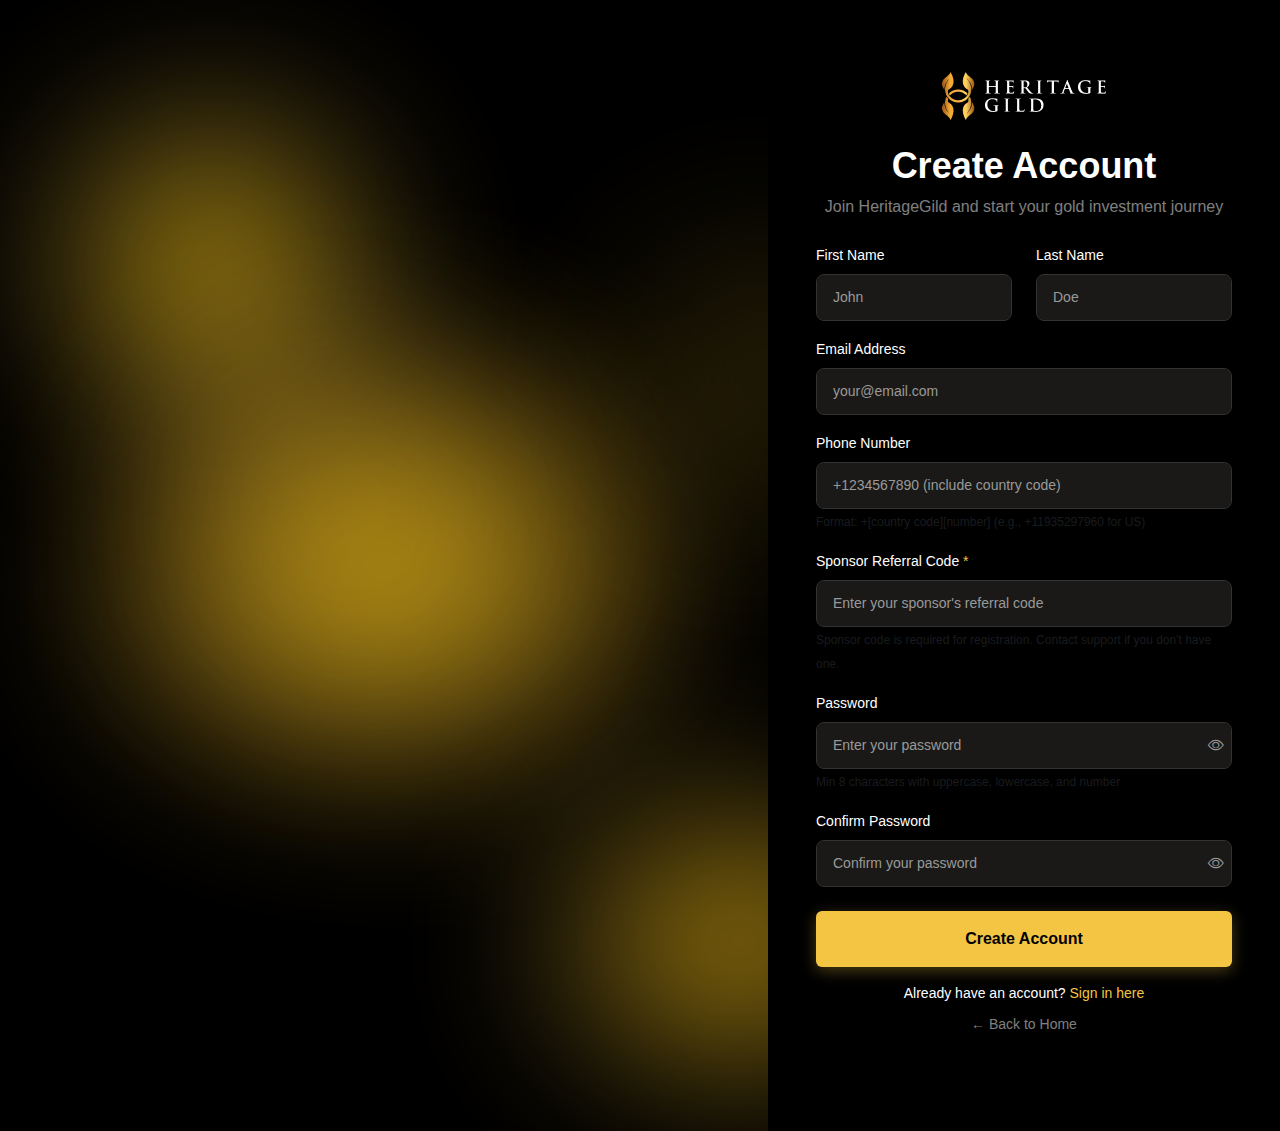
<file: register/register.html>
<!DOCTYPE html>
<html lang="en">
<head>
    <meta charset="UTF-8">
    <meta name="viewport" content="width=device-width, initial-scale=1.0">
    <title>HeritageGild - Create Account</title>
    
    <!-- Bootstrap 5.3 CSS -->
    <link href="https://cdn.jsdelivr.net/npm/bootstrap@5.3.3/dist/css/bootstrap.min.css" rel="stylesheet">
    
    <!-- Bootstrap Icons -->
    <link rel="stylesheet" href="https://cdn.jsdelivr.net/npm/bootstrap-icons@1.11.1/font/bootstrap-icons.css">
    
    <!-- Custom CSS -->
    <link rel="stylesheet" href="styles.css">
</head>
<body class="bg-black">
    <div class="container-fluid p-0 d-flex flex-column flex-lg-row">
        <!-- Left side with animated glowing background -->
        <div class="background-section d-none d-lg-flex align-items-center justify-content-center position-relative overflow-hidden">
            <div class="glow-container position-absolute w-100 h-100">
                <div class="glow-segment segment-1"></div>
                <div class="glow-segment segment-2"></div>
                <div class="glow-segment segment-3"></div>
                <div class="glow-segment segment-4"></div>
                <div class="glow-segment segment-5"></div>
            </div>
        </div>

        <!-- Right side with registration form -->
        <div class="register-section d-flex align-items-center justify-content-center px-3 px-md-4 px-lg-5 py-4 py-lg-0">
            <div class="w-100" style="max-width: 500px;">
                <!-- Logo and Header -->
                <div class="d-flex align-items-center justify-content-center gap-3 mb-4 mt-3 mt-md-5 pt-2 pt-md-4">
                    <img src="gold-logo.webp" alt="HeritageGild Logo" class="logo-img">
                    
                </div>
                
                <h1 class="text-white fw-semibold mb-2 text-center" style="font-size: 36px;">Create Account</h1>
                <p class="text-white-50 mb-4 text-center">Join HeritageGild and start your gold investment journey</p>
                <!-- Registration Form -->
                <form id="registerForm" class="needs-validation" novalidate>
                    <!-- First Name and Last Name in 2 columns -->
                    <div class="row mb-3">
                        <div class="col-md-6 mb-3 mb-md-0">
                            <label for="firstName" class="form-label text-white small fw-medium">First Name</label>
                            <input 
                                type="text" 
                                class="form-control form-input" 
                                id="firstName" 
                                name="firstName" 
                                placeholder="John"
                                required
                            >
                        </div>
                        <div class="col-md-6">
                            <label for="lastName" class="form-label text-white small fw-medium">Last Name</label>
                            <input 
                                type="text" 
                                class="form-control form-input" 
                                id="lastName" 
                                name="lastName" 
                                placeholder="Doe"
                                required
                            >
                        </div>
                    </div>

                    <!-- Email -->
                    <div class="mb-3">
                        <label for="email" class="form-label text-white small fw-medium">Email Address</label>
                        <input 
                            type="email" 
                            class="form-control form-input" 
                            id="email" 
                            name="email" 
                            placeholder="your@email.com"
                            required
                        >
                    </div>

                    <!-- Phone Number -->
                    <div class="mb-3">
                        <label for="phone" class="form-label text-white small fw-medium">Phone Number</label>
                        <input 
                            type="tel" 
                            class="form-control form-input" 
                            id="phone" 
                            name="phone" 
                            placeholder="+1234567890 (include country code)"
                            required
                        >
                        <small class="form-text text-muted">Format: +[country code][number] (e.g., +11935297960 for US)</small>
                    </div>

                    <!-- Sponsor Referral Code -->
                    <div class="mb-3">
                        <label for="sponsorCode" class="form-label text-white small fw-medium">
                            Sponsor Referral Code <span class="text-warning">*</span>
                        </label>
                        <input 
                            type="text" 
                            class="form-control form-input" 
                            id="sponsorCode" 
                            name="sponsorCode" 
                            placeholder="Enter your sponsor's referral code"
                            required
                        >
                        <small class="form-text text-muted">Sponsor code is required for registration. Contact support if you don't have one.</small>
                    </div>

                    <!-- Password -->
                    <div class="mb-3">
                        <label for="password" class="form-label text-white small fw-medium">Password</label>
                        <div class="position-relative">
                            <input 
                                type="password" 
                                class="form-control form-input password-input" 
                                id="password" 
                                name="password" 
                                placeholder="Enter your password"
                                required
                            >
                            <button 
                                type="button" 
                                class="btn btn-link position-absolute end-0 top-50 translate-middle-y me-2 p-0 text-muted password-toggle" 
                                id="togglePassword"
                                style="border: none; background: none; z-index: 10;"
                            >
                                <i class="bi bi-eye" id="eyeIcon"></i>
                            </button>
                        </div>
                        <small class="form-text text-muted">Min 8 characters with uppercase, lowercase, and number</small>
                    </div>

                    <!-- Confirm Password -->
                    <div class="mb-4">
                        <label for="confirmPassword" class="form-label text-white small fw-medium">Confirm Password</label>
                        <div class="position-relative">
                            <input 
                                type="password" 
                                class="form-control form-input password-input" 
                                id="confirmPassword" 
                                name="confirmPassword" 
                                placeholder="Confirm your password"
                                required
                            >
                            <button 
                                type="button" 
                                class="btn btn-link position-absolute end-0 top-50 translate-middle-y me-2 p-0 text-muted password-toggle" 
                                id="toggleConfirmPassword"
                                style="border: none; background: none; z-index: 10;"
                            >
                                <i class="bi bi-eye" id="eyeIconConfirm"></i>
                            </button>
                        </div>
                    </div>

                    <!-- Submit Button -->
                    <button type="submit" class="btn btn-warning w-100 py-3 fw-semibold mb-3 create-button">
                        Create Account
                    </button>

                    <!-- Links -->
                    <div class="text-center mb-5 pb-4">
                        <p class="text-white small mb-2">
                            Already have an account? <a href="../login/login.html" class="text-warning text-decoration-none fw-medium">Sign in here</a>
                        </p>
                        <a href="../index.html" class="text-white-50 text-decoration-none small mb-4 d-inline-block">← Back to Home</a>
                    </div>
                </form>
            </div>
        </div>
    </div>

    <!-- Bootstrap 5.3 JS Bundle -->
    <script src="https://cdn.jsdelivr.net/npm/bootstrap@5.3.3/dist/js/bootstrap.bundle.min.js"></script>
    <script src="script.js"></script>
</body>
</html>
</file>
<file: assets/css/style.css>
/* ============================================
   GLOBAL STYLES & VARIABLES
   ============================================ */

:root {
    /* Colors */
    --color-gold: #FFD54F;
    --color-gold-dark: #FFC107;
    --color-gold-light: #FFECB3;
    --color-bg-primary: #000000;
    --color-bg-secondary: #111111;
    --color-bg-card: #1A1A1A;
    --color-text-primary: #FFFFFF;
    --color-text-secondary: #B0B0B0;
    --color-text-muted: #666666;
    --color-border: #2A2A2A;
    
    /* Spacing */
    --section-padding: 100px 0;
    --card-padding: 30px;
    
    /* Transitions */
    --transition-fast: 0.2s ease;
    --transition-normal: 0.3s ease;
    --transition-slow: 0.5s ease;
}

* {
    margin: 0;
    padding: 0;
    box-sizing: border-box;
}

html {
    scroll-behavior: smooth;
}

body {
    font-family: 'Inter', -apple-system, BlinkMacSystemFont, 'Segoe UI', Roboto, sans-serif;
    background-color: var(--color-bg-primary);
    color: var(--color-text-primary);
    line-height: 1.6;
    overflow-x: hidden;
}

/* ============================================
   TYPOGRAPHY
   ============================================ */

h1, h2, h3, h4, h5, h6 {
    font-weight: 700;
    line-height: 1.2;
    margin-bottom: 1rem;
}

.text-gold {
    color: var(--color-gold);
}

/* ============================================
   NAVIGATION BAR
   ============================================ */

.navbar {
    background-color: transparent;
    backdrop-filter: blur(10px);
    padding: 1rem 0;
    border-bottom: none;
    transition: all var(--transition-normal);
}

.navbar .container {
    display: flex;
    align-items: center;
    justify-content: space-between;
}

.navbar.scrolled {
    background-color: rgba(11, 11, 11, 0.95);
    box-shadow: 0 2px 20px rgba(255, 213, 79, 0.1);
}

.navbar-brand-wrapper {
    flex-shrink: 0;
}

.navbar-brand {
    display: flex;
    align-items: center;
    text-decoration: none;
    transition: all var(--transition-normal);
    padding: 0;
}

.navbar-cta-wrapper {
    flex-shrink: 0;
}

.navbar-brand:hover {
    transform: scale(1.02);
    opacity: 0.9;
}

.navbar-logo {
    height: 50px;
    width: auto;
    display: block;
}

.navbar-brand-text {
    display: none;
    color: #FFFFFF;
    font-family: 'Inter', sans-serif;
    font-weight: 500;
    font-size: 1.1rem;
    margin-left: 0.75rem;
    letter-spacing: -0.02em;
}

/* Navbar Toggler Styling */
.navbar-toggler {
    border: none;
    padding: 0.9rem 1rem;
    background: #FFFFFF;
    border-radius: 8px;
    display: flex;
    align-items: center;
    gap: 0.5rem;
    transition: all var(--transition-normal);
}

.navbar-toggler:focus {
    box-shadow: none;
    outline: none;
}

.navbar-toggler-icon {
    display: flex;
    flex-direction: column;
    gap: 4px;
    width: 15px;
    height: 16px;
}

.navbar-toggler-icon span {
    display: block;
    width: 100%;
    height: 2px;
    background-color: #000000;
    border-radius: 2px;
    transition: all var(--transition-normal);
}

.menu-text {
    color: #000000;
    font-family: 'Inter', sans-serif;
    font-weight: 500;
    font-size: 0.9rem;
    display: none;
}

/* Mobile View - Navbar */
@media (max-width: 991px) {
    .navbar-brand {
        align-items: center;
    }
    
    .navbar-brand-text {
        display: inline-block;
    }
    
    .menu-text {
        display: inline-block;
    }
    
    .navbar-toggler {
        order: 2;
    }
    
    .navbar-brand-wrapper {
        order: 1;
    }
    
    .navbar .container {
        flex-wrap: wrap;
    }
    
    .navbar-collapse {
        order: 3;
        width: 100%;
        margin-top: 1rem;
    }
}

/* Navigation Links Container */
.nav-links-container {
    background: rgba(26, 26, 26, 0.6);
    backdrop-filter: blur(10px);
    border-radius: 10px;
    padding: 0.25rem 1rem;
    box-shadow: 0 4px 20px rgba(255, 215, 79, 0.15),
                0 0 0 1px rgba(255, 215, 79, 0.1);
    border: 1px solid rgba(255, 215, 79, 0.1);
    position: relative;
    animation: navGlow 3s ease-in-out infinite;
}

@keyframes navGlow {
    0%, 100% {
        box-shadow: 0 4px 20px rgba(255, 215, 79, 0.15),
                    0 0 0 1px rgba(255, 215, 79, 0.1);
    }
    50% {
        box-shadow: 0 4px 25px rgba(255, 215, 79, 0.25),
                    0 0 0 1px rgba(255, 215, 79, 0.2);
    }
}

.navbar-nav {
    display: flex;
    align-items: center;
    gap: 1rem;
    margin: 0;
    padding: 0;
}

.navbar-nav .nav-link {
    color: var(--color-text-primary);
    font-weight: 400;
    padding: 0.4rem 1rem;
    margin: 0;
    transition: all var(--transition-normal);
    position: relative;
    font-size: 0.9rem;
    border-radius: 8px;
}

.navbar-nav .nav-link::after {
    display: none;
}

.navbar-nav .nav-link:hover,
.navbar-nav .nav-link.active {
    color: var(--color-gold);
    background: transparent;
}

/* CTA Buttons */
.navbar-cta {
    display: flex;
    align-items: center;
    gap: 1rem;
}

.btn-register {
    background: rgba(26, 26, 26, 0.8);
    color: var(--color-text-primary);
    border: 1px solid rgba(255, 215, 79, 0.3);
    padding: 0.6rem 1.5rem;
    border-radius: 10px;
    font-weight: 500;
    transition: all var(--transition-normal);
    box-shadow: 0 4px 15px rgba(255, 215, 79, 0.1),
                0 0 0 1px rgba(255, 215, 79, 0.1);
    text-decoration: none;
    display: inline-block;
}

.btn-register:hover {
    background: rgba(26, 26, 26, 0.95);
    border-color: rgba(255, 215, 79, 0.5);
    box-shadow: 0 6px 20px rgba(255, 215, 79, 0.2),
                0 0 0 1px rgba(255, 215, 79, 0.3);
    color: var(--color-text-primary);
    transform: translateY(-2px);
}

.btn-dashboard {
    background: #FFFFFF;
    color: #000000;
    border: none;
    padding: 0.6rem 1.5rem;
    border-radius: 10px;
    font-weight: 600;
    transition: all var(--transition-normal);
    box-shadow: 0 4px 15px rgba(255, 215, 79, 0.2),
                0 0 0 1px rgba(255, 215, 79, 0.1);
    text-decoration: none;
    display: inline-flex;
    align-items: center;
    gap: 0.5rem;
}

.btn-dashboard i {
    font-size: 0.9rem;
}

.btn-dashboard:hover {
    background: #F5F5F5;
    box-shadow: 0 6px 20px rgba(255, 215, 79, 0.3),
                0 0 0 1px rgba(255, 215, 79, 0.2);
    color: #000000;
    transform: translateY(-2px);
}

/* ============================================
   BUTTONS
   ============================================ */

.btn {
    padding: 0.60rem 1.7rem;
    border-radius: 8px;
    font-weight: 600;
    transition: all var(--transition-normal);
    border: none;
    cursor: pointer;
    text-decoration: none;
    display: inline-block;
}

.btn-primary-gold {
    background: var(--color-gold);
    color: #000;
    box-shadow: 0 4px 15px rgba(255, 215, 79, 0.3);
}

.btn-primary-gold:hover {
    background: var(--color-gold-dark);
    transform: translateY(-2px);
    box-shadow: 0 6px 25px rgba(255, 215, 79, 0.5);
    color: #000;
}

.btn-outline-gold {
    background: transparent;
    color: var(--color-gold);
    border: 2px solid var(--color-gold);
}

.btn-outline-gold:hover {
    background: var(--color-gold);
    color: #000;
    transform: translateY(-2px);
}

.btn-lg {
    padding: 1rem 2.5rem;
    font-size: 1.1rem;
}

/* ============================================
   HERO AND DASHBOARD WRAPPER
   ============================================ */

.hero-dashboard-wrapper {
    position: relative;
    overflow: visible;
}

.hero-dashboard-bg {
    position: absolute;
    top: 0;
    left: 0;
    width: 100%;
    height: 100%;
    background-image: url('../images/Hero.webp');
    background-size: cover;
    background-position: top center;
    background-repeat: no-repeat;
    background-attachment: scroll;
    opacity: 1;
    z-index: 0;
    animation: bgGlowPulse 8s ease-in-out infinite;
}

/* ============================================
   HERO SECTION
   ============================================ */

.hero-section {
    position: relative;
    min-height: 80vh;
    display: flex;
    align-items: center;
    padding-top: 80px;
    padding-bottom: 80px;
    overflow: hidden;
    background-color: #000000;
    z-index: 1;
}

@keyframes bgGlowPulse {
    0%, 100% {
        opacity: 0.95;
        transform: scale(1);
    }
    50% {
        opacity: 1;
        transform: scale(1.02);
    }
}

.hero-bg-shapes::before {
    content: '';
    position: absolute;
    top: 0;
    left: 0;
    width: 100%;
    height: 100%;
    background-image: 
        linear-gradient(rgba(0, 0, 0, 0.1) 1px, transparent 1px),
        linear-gradient(90deg, rgba(0, 0, 0, 0.1) 1px, transparent 1px);
    background-size: 50px 50px;
    opacity: 0.6;
    z-index: 1;
    pointer-events: none;
}

.hero-bg-shapes::after {
    content: '';
    position: absolute;
    top: 0;
    left: 0;
    width: 100%;
    height: 100%;
    background: linear-gradient(90deg, rgba(11, 11, 11, 0.2) 0%, rgba(11, 11, 11, 0.05) 50%, rgba(11, 11, 11, 0.2) 100%);
    z-index: 2;
    pointer-events: none;
}

.hero-content {
    position: relative;
    z-index: 3;
    padding: 2rem 1rem;
    text-align: left;
}

.hero-badge {
    margin-bottom: 1.5rem;
}

.hero-badge-text {
    color: var(--color-gold);
    font-size: 16px;
    font-weight: 600;
    text-transform: uppercase;
    letter-spacing: 2px;
}

.hero-title {
    font-size: 4.5rem;
    font-weight: 700;
    line-height: 1.2;
    margin-bottom: 2rem;
    color: #FFFFFF;
    text-transform: uppercase;
    letter-spacing: -0.02em;
}

.hero-title-highlight {
    color: var(--color-gold);
    background: linear-gradient(135deg, var(--color-gold) 0%, var(--color-gold-light) 100%);
    -webkit-background-clip: text;
    -webkit-text-fill-color: transparent;
    background-clip: text;
}

.hero-subtitle {
    font-size: 1.1rem;
    color: var(--color-text-secondary);
    margin-bottom: 2.5rem;
    line-height: 1.8;
    max-width: 90%;
}

.hero-cta-form {
    margin-top: 2rem;
}

.hero-email-form {
    display: flex;
    gap: 1rem;
    max-width: 500px;
    flex-wrap: wrap;
}

.hero-email-input {
    flex: 1;
    min-width: 250px;
    padding: 1rem 1.5rem;
    background: rgba(26, 26, 26, 0.8);
    border: 1px solid var(--color-border);
    border-radius: 12px;
    color: #FFFFFF;
    font-size: 16px;
    transition: all var(--transition-normal);
}

.hero-email-input::placeholder {
    color: var(--color-text-secondary);
}

.hero-email-input:focus {
    outline: none;
    border-color: var(--color-gold);
    box-shadow: 0 0 0 3px rgba(255, 215, 79, 0.1);
}

.btn-hero-get-started {
    padding: 1rem 2.5rem;
    background: var(--color-gold);
    color: #000000;
    border: none;
    border-radius: 12px;
    font-weight: 600;
    font-size: 16px;
    cursor: pointer;
    transition: all var(--transition-normal);
    white-space: nowrap;
}

.btn-hero-get-started:hover {
    background: var(--color-gold-light);
    transform: translateY(-2px);
    box-shadow: 0 6px 20px rgba(255, 215, 79, 0.4);
}


.hero-buttons {
    display: flex;
    gap: 1.5rem;
    flex-wrap: wrap;
    margin-top: 2.5rem;
}

.btn-hero-how-it-works {
    background: #FFFFFF;
    color: #000000;
    border: none;
    padding: 1rem 2rem;
    border-radius: 8px;
    font-weight: 500;
    font-size: 16px;
    transition: all var(--transition-normal);
    text-decoration: none;
    display: inline-flex;
    align-items: center;
    gap: 0.75rem;
}

.btn-hero-how-it-works:hover {
    background: #F5F5F5;
    color: #000000;
    transform: translateY(-2px);
}

.btn-hero-how-it-works i {
    font-size: 0.9rem;
    transition: transform var(--transition-normal);
}

.btn-hero-how-it-works:hover i {
    transform: translateX(5px);
}

.btn-hero-investment-link {
    background: transparent;
    color: #FFFFFF;
    border: none;
    padding: 1rem 0;
    font-weight: 500;
    font-size: 16px;
    transition: all var(--transition-normal);
    text-decoration: none;
    display: inline-flex;
    align-items: center;
    gap: 0.75rem;
}

.btn-hero-investment-link:hover {
    color: #FFFFFF;
    opacity: 0.8;
}

.btn-hero-investment-link i {
    font-size: 0.9rem;
    transition: transform var(--transition-normal);
}

.btn-hero-investment-link:hover i {
    transform: translateX(5px);
}

.btn-white-cta {
    background: #FFFFFF;
    color: #000000;
    border: none;
    padding: 1rem 2rem;
    border-radius: 10px;
    font-weight: 600;
    font-size: 1rem;
    transition: all var(--transition-normal);
    box-shadow: 0 4px 15px rgba(255, 255, 255, 0.2);
    text-decoration: none;
    display: inline-flex;
    align-items: center;
    gap: 0.5rem;
}

.btn-white-cta:hover {
    background: #F5F5F5;
    transform: translateY(-2px);
    box-shadow: 0 6px 20px rgba(255, 255, 255, 0.3);
    color: #000000;
}

.btn-white-cta i {
    font-size: 0.9rem;
    transition: transform var(--transition-normal);
}

.btn-white-cta:hover i {
    transform: translateX(5px);
}

.btn-dark-cta {
    background: rgba(26, 26, 26, 0.9);
    color: #FFFFFF;
    border: 1px solid rgba(255, 255, 255, 0.2);
    padding: 1rem 2rem;
    border-radius: 10px;
    font-weight: 600;
    font-size: 1rem;
    transition: all var(--transition-normal);
    box-shadow: 0 4px 15px rgba(0, 0, 0, 0.3);
    text-decoration: none;
    display: inline-flex;
    align-items: center;
    gap: 0.5rem;
    backdrop-filter: blur(10px);
}

.btn-dark-cta:hover {
    background: rgba(26, 26, 26, 1);
    border-color: rgba(255, 215, 79, 0.5);
    transform: translateY(-2px);
    box-shadow: 0 6px 20px rgba(255, 215, 79, 0.2);
    color: #FFFFFF;
}

.btn-dark-cta i {
    font-size: 0.9rem;
    transition: transform var(--transition-normal);
}

.btn-dark-cta:hover i {
    transform: translateX(5px);
}

.hero-visual {
    position: relative;
    z-index: 1;
    display: flex;
    align-items: center;
    justify-content: center;
    padding: 2rem 0;
}

.hero-phone-image {
    width: 100%;
    max-width: 400px;
    height: auto;
    display: block;
    filter: drop-shadow(0 20px 40px rgba(0, 0, 0, 0.5));
    animation: floatPhone 6s ease-in-out infinite;
}

@keyframes floatPhone {
    0%, 100% {
        transform: translateY(0);
    }
    50% {
        transform: translateY(-20px);
    }
}

.glow-effect {
    position: absolute;
    width: 100%;
    height: 100%;
    background: radial-gradient(
        ellipse at 30% 50%,
        rgba(255, 215, 79, 0.2) 0%,
        rgba(255, 200, 0, 0.15) 25%,
        rgba(255, 180, 0, 0.1) 50%,
        transparent 70%
    );
    filter: blur(60px);
    animation: glowPulse 6s ease-in-out infinite;
    border-radius: 50%;
    pointer-events: none;
}

@keyframes glowPulse {
    0%, 100% {
        transform: scale(1) translate(0, 0);
        opacity: 0.4;
    }
    50% {
        transform: scale(1.1) translate(20px, -20px);
        opacity: 0.6;
    }
}

/* ============================================
   SECTION STYLES
   ============================================ */

section {
    padding: var(--section-padding);
    position: relative;
}

.section-header {
    margin-bottom: 3rem;
}

.section-title {
    font-size: 54px;
    font-weight: 500;
    color: #FFFFFF;
    margin-bottom: 1rem;
}

.gold-price-section .section-title {
    color: #FFFFFF;
    font-weight: 500;
}

.section-subtitle {
    font-family: 'Poppins', sans-serif;
    font-size: 16px;
    font-weight: 400;
    font-style: normal;
    line-height: 28px;
    letter-spacing: -0.026em;
    text-align: center;
    color: var(--color-text-secondary);
    max-width: 700px;
    margin: 0 auto;
}

/* ============================================
   DASHBOARD SECTION
   ============================================ */

.dashboard-section {
    background: transparent;
    position: relative;
    overflow: visible;
    margin-top: -15vh;
    padding-top: 15vh;
    z-index: 1;
}

.dashboard-section .container {
    position: relative;
    z-index: 1;
}

.dashboard-preview {
    position: relative;
    display: flex;
    justify-content: center;
    align-items: center;
    padding: 2rem 0;
    z-index: 2;
}

.dashboard-image {
    max-width: 100%;
    height: auto;
    display: block;
    margin: 0 auto;
}

.dashboard-placeholder {
    background: var(--color-bg-card);
    padding: 2rem;
    min-height: 400px;
}

.dashboard-mockup {
    display: flex;
    gap: 2rem;
    height: 100%;
}

.dashboard-sidebar {
    width: 200px;
    background: var(--color-bg-secondary);
    border-radius: 8px;
    padding: 1rem;
}

.sidebar-item {
    padding: 0.75rem 1rem;
    color: var(--color-text-secondary);
    border-radius: 6px;
    margin-bottom: 0.5rem;
    cursor: pointer;
    transition: all var(--transition-normal);
}

.sidebar-item:hover {
    background: var(--color-bg-card);
    color: var(--color-gold);
}

.sidebar-item.active {
    background: rgba(255, 215, 79, 0.1);
    color: var(--color-gold);
}

.dashboard-main {
    flex: 1;
}

.dashboard-stats {
    display: grid;
    grid-template-columns: repeat(auto-fit, minmax(200px, 1fr));
    gap: 1.5rem;
}

.stat-card {
    background: var(--color-bg-card);
    padding: 1.5rem;
    border-radius: 12px;
    border: 1px solid var(--color-border);
}

.stat-label {
    color: var(--color-text-secondary);
    font-size: 0.9rem;
    margin-bottom: 0.5rem;
}

.stat-value {
    color: var(--color-gold);
    font-size: 1.8rem;
    font-weight: 700;
}

/* ============================================
   GOLD PRICE SECTION
   ============================================ */

.gold-price-section {
    background: var(--color-bg-primary);
}

.gold-card-calculator-wrap {
    position: relative;
    background-image: url('../images/bg-gold-calculator.webp');
    background-size: cover;
    background-position: center;
    background-repeat: no-repeat;
    border-radius: 16px;
    overflow: hidden;
}

.gold-calculator-card {
    background: #0B0B0B;
    border-radius: 16px;
    padding: 2.5rem;
    border: 1px solid var(--color-border);
    box-shadow: 0 10px 40px rgba(0, 0, 0, 0.3);
    position: relative;
    overflow: hidden;
    margin:0;
}

.gold-calculator-card::before {
    content: '';
    position: absolute;
    top: 0;
    right: 0;
    width: 50%;
    height: 0.5px;
    background: linear-gradient(90deg, transparent 0%, #000000 20%, #FFD54F 50%, #000000 80%, transparent 100%);
    z-index: 1;
    border-top-right-radius: 16px;
}

.gold-calculator-card::after {
    content: '';
    position: absolute;
    top: 0;
    right: 0;
    width: 0.5px;
    height: 50%;
    background: linear-gradient(180deg, transparent 0%, #000000 20%, #FFD54F 50%, #000000 80%, transparent 100%);
    z-index: 1;
    border-top-right-radius: 16px;
}


/* Gold Rate Section */
.gold-rate-section {
    margin-bottom: 1rem;
    position: relative;
    z-index: 1;
}

.gold-rate-header {
    display: flex;
    justify-content: space-between;
    align-items: flex-start;
    margin-bottom: 0rem;
}

.gold-rate-label {
    color: #A3A2A1;
    font-size: 0.9rem;
    font-weight: 400;
    margin: 0;
}


.gold-price-display {
    text-align: right;
}

.price-label {
    color: #A3A2A1;
    font-size: 0.85rem;
    margin-bottom: 0.25rem;
    font-weight: 400;
}



.gold-rate-slider {
    width: 100%;
    height: 5px;
    background: #2A2A2A;
    border-radius: 4px;
    outline: none;
    -webkit-appearance: none;
    appearance: none;
    margin: 1rem 0;
    position: relative;
    --slider-percentage: 66%;
    background-image: linear-gradient(to right, #FFD54F 0%, #FFD54F var(--slider-percentage), #2A2A2A var(--slider-percentage), #2A2A2A 100%);
}

.gold-rate-slider::-webkit-slider-runnable-track {
    width: 100%;
    height: 8px;
    background: transparent;
    border-radius: 4px;
}

.gold-rate-slider::-webkit-slider-thumb {
    -webkit-appearance: none;
    appearance: none;
    width: 20px;
    height: 20px;
    background: #FFD54F;
    border: 2px solid #FFFFFF;
    border-radius: 50%;
    cursor: pointer;
    box-shadow: 0 2px 8px rgba(0, 0, 0, 0.3);
    margin-top: -6px;
    position: relative;
    z-index: 2;
}

.gold-rate-slider::-moz-range-track {
    width: 100%;
    height: 8px;
    background: #2A2A2A;
    border-radius: 4px;
}

.gold-rate-slider::-moz-range-progress {
    height: 8px;
    background: #FFD54F;
    border-radius: 4px 0 0 4px;
}

.gold-rate-slider::-moz-range-thumb {
    width: 20px;
    height: 20px;
    background: #FFD54F;
    border: 2px solid #FFFFFF;
    border-radius: 50%;
    cursor: pointer;
    box-shadow: 0 2px 8px rgba(0, 0, 0, 0.3);
}

/* Weight Section */
.weight-section {
    margin-bottom: 1rem;
    position: relative;
    z-index: 1;
}

.weight-label {
    display: block;
    color: #A3A2A1;
    font-size: 0.9rem;
    margin-bottom: 0rem;
    font-weight: 400;
}

.weight-display {
    color: #A3A2A1;
    font-size: 2.5rem;
    font-weight: 500;
    margin-bottom: 0rem;
}

.weight-control-wrapper {
    display: flex;
    justify-content: center;
    align-items: center;
    margin-top: 0rem;
    position: relative;
}

.weight-control-wrapper::before {
    content: '';
    position: absolute;
    left: 0;
    top: 50%;
    transform: translateY(-50%);
    width: 100%;
    height: 0.5px;
    background: #444444;
    z-index: 0;
}

.weight-toggle-btn {
    width: 40px;
    height: 40px;
    background: #060606;
    border: 0.5px solid #4e4e4e;
    border-radius: 50%;
    color: #FFFFFF;
    cursor: pointer;
    display: flex;
    flex-direction: column;
    align-items: center;
    justify-content: center;
    gap: 2px;
    transition: all var(--transition-normal);
    padding: 0;
    position: relative;
    z-index: 1;
}


.weight-toggle-btn i {
    font-size: 0.6rem;
    line-height: 0.5;
}


/* Total Value Section */
.total-value-section {
    margin-top: 0rem;
    position: relative;
    z-index: 1;
}

.total-label {
    display: block;
    color: #A3A2A1;
    font-size: 0.9rem;
    margin-bottom: 0rem;
    font-weight: 400;
}

.total-value-display {
    color: #A3A2A1;
    font-size: 2.5rem;
    font-weight: 500;
}

/* Chart Card */
.chart-card {
    background: #0B0B0B;
    border-radius: 16px;
    border: 1px solid var(--color-border);
    box-shadow: 0 10px 40px rgba(0, 0, 0, 0.3);
    position: relative;
    height: 100%;
    display: flex;
    flex-direction: column;
    padding: 1.5rem;
}

.chart-header-section {
    display: flex;
    justify-content: space-between;
    align-items: flex-start;
    margin-bottom: 1.5rem;
}

.chart-header-left {
    flex: 1;
}

.chart-title {
    color: var(--color-text-primary);
    font-size: 1.3rem;
    font-weight: 600;
    margin-bottom: 0.5rem;
}

.chart-increase {
    display: flex;
    align-items: center;
    gap: 0.5rem;
    color: #4CAF50;
    font-size: 0.9rem;
    font-weight: 500;
}

.chart-increase i {
    font-size: 0.8rem;
}

.chart-container {
    position: relative;
    flex: 1;
    height: 350px;
    background: #000000;
    border-radius: 12px;
    padding: 1rem;
    display: flex;
    align-items: center;
    justify-content: center;
    overflow: hidden;
}

.chart-image {
    width: 100%;
    height: 100%;
    object-fit: contain;
    display: block;
}

.market-status {
    display: flex;
    align-items: center;
    justify-content: flex-end;
    gap: 0.75rem;
}

.status-indicator {
    display: flex;
    align-items: center;
    gap: 0.5rem;
    padding: 0.5rem 1rem;
    background: var(--color-bg-secondary);
    border: 1px solid #2A2A2A;
    border-radius: 8px;
}

.status-indicator i {
    color: #4CAF50;
    font-size: 0.9rem;
}

.status-content {
    display: flex;
    flex-direction: column;
    gap: 0.25rem;
}

.status-text {
    color: #4CAF50;
    font-weight: 600;
    font-size: 0.9rem;
    line-height: 1;
}

.status-label {
    color: var(--color-text-secondary);
    font-size: 0.75rem;
    line-height: 1;
}

/* ============================================
   IB PROGRAM SECTION
   ============================================ */

.ib-program-section {
    background: var(--color-bg-primary);
    padding: var(--section-padding);
    position: relative;
    overflow: hidden;
}

.ib-program-section::before {
    content: '';
    position: absolute;
    top: 0;
    left: 0;
    width: 100%;
    height: 100%;
    background: radial-gradient(ellipse at 70% 50%, rgba(255, 215, 79, 0.05) 0%, transparent 70%);
    pointer-events: none;
    z-index: 0;
}

.ib-program-content {
    position: relative;
    z-index: 1;
    padding: 2rem 1rem;
}

.ib-program-header {
    margin-bottom: 1.5rem;
}

.ib-program-badge {
    display: inline-flex;
    align-items: center;
    gap: 0.5rem;
    color: var(--color-gold);
    font-size: 14px;
    font-weight: 500;
    text-transform: uppercase;
    letter-spacing: 1px;
}

.ib-bullet {
    width: 8px;
    height: 8px;
    background: var(--color-gold);
    border-radius: 50%;
    display: inline-block;
    box-shadow: 0 0 10px rgba(255, 215, 79, 0.5);
}

.ib-program-title {
    font-size: 3rem;
    font-weight: 600;
    line-height: 1.3;
    color: #FFFFFF;
    margin-bottom: 1.5rem;
}

.ib-program-title .text-gold {
    color: var(--color-gold);
    background: linear-gradient(135deg, var(--color-gold) 0%, var(--color-gold-light) 100%);
    -webkit-background-clip: text;
    -webkit-text-fill-color: transparent;
    background-clip: text;
}

.ib-program-description {
    font-size: 1.1rem;
    line-height: 1.8;
    color: var(--color-text-secondary);
    margin-bottom: 2.5rem;
    max-width: 90%;
}

.ib-program-cta {
    margin-top: 2rem;
}

.btn-ib-cta {
    background: rgba(26, 26, 26, 0.8);
    color: var(--color-text-primary);
    border: 1px solid rgba(255, 215, 79, 0.3);
    padding: 0.6rem 1.5rem;
    border-radius: 10px;
    font-weight: 500;
    transition: all var(--transition-normal);
    box-shadow: 0 4px 15px rgba(255, 215, 79, 0.1),
                0 0 0 1px rgba(255, 215, 79, 0.1);
    text-decoration: none;
    display: inline-block;
}

.btn-ib-cta:hover {
    background: rgba(26, 26, 26, 0.95);
    border-color: rgba(255, 215, 79, 0.5);
    box-shadow: 0 6px 20px rgba(255, 215, 79, 0.2),
                0 0 0 1px rgba(255, 215, 79, 0.3);
    color: var(--color-text-primary);
    transform: translateY(-2px);
}

.ib-program-visual {
    position: relative;
    z-index: 1;
    display: flex;
    align-items: center;
    justify-content: center;
    padding: 2rem 0;
}

.ib-partners-container {
    position: relative;
    width: 100%;
    display: flex;
    align-items: center;
    justify-content: center;
}

.ib-partners-image {
    width: 100%;
    max-width: 600px;
    height: auto;
    object-fit: contain;
    display: block;
    animation: floatPartners 6s ease-in-out infinite;
}

@keyframes floatPartners {
    0%, 100% {
        transform: translateY(0) scale(1);
    }
    50% {
        transform: translateY(-20px) scale(1.02);
    }
}

/* Responsive Design for IB Program Section */
@media (max-width: 992px) {
    .ib-program-title {
        font-size: 2.5rem;
    }
    
    .ib-program-description {
        max-width: 100%;
    }
    
    .ib-program-visual {
        margin-top: 2rem;
    }
}

@media (max-width: 768px) {
    .ib-program-title {
        font-size: 2rem;
    }
    
    .ib-program-description {
        font-size: 1rem;
    }
    
    .btn-ib-cta {
        padding: 0.875rem 2rem;
        font-size: 0.9rem;
        width: 100%;
        text-align: center;
    }
    
    .ib-bull-container {
        max-width: 400px;
    }
}

/* ============================================
   OUR PROJECTS SECTION
   ============================================ */

.projects-section {
    background: var(--color-bg-primary);
    padding: var(--section-padding);
}

.projects-header {
    display: flex;
    justify-content: space-between;
    align-items: center;
    margin-bottom: 2rem;
    flex-wrap: wrap;
    gap: 1rem;
}

.projects-title {
    font-size: 54px;
    font-weight: 500;
    margin: 0;
    display: flex;
    align-items: center;
    gap: 0.5rem;
    flex-wrap: wrap;
}

.projects-title-our {
    color: #FFFFFF;
}

.projects-title-projects {
    color: var(--color-gold);
    font-weight: 500;
}

.projects-view-all {
    color: var(--color-white);
    font-size: 16px;
    font-weight: 500;
    text-decoration: none;
    transition: all var(--transition-normal);
    display: inline-flex;
    align-items: center;
    gap: 0.5rem;
}

.projects-view-all:hover {
    color: var(--color-gold-light);
    transform: translateX(5px);
}

.project-card {
    background: #000000;
    border: 1px solid #212529;
    border-radius: 12px;
    overflow: hidden;
    transition: all var(--transition-normal);
    position: relative;
    display: flex;
    flex-direction: column;
    height: 100%;
    transform: perspective(1000px) rotateX(0deg) rotateY(-1deg);
   
}

.project-card::before {
    content: '';
    position: absolute;
    top: -2px;
    left: -2px;
    right: -2px;
    bottom: -2px;
    background: linear-gradient(135deg, var(--color-gold) 0%, transparent 50%, var(--color-gold) 100%);
    border-radius: 12px;
    z-index: -1;
    opacity: 0.3;
}

 

.project-image-wrapper {
    position: relative;
    width: 100%;
    height: 200px;
    overflow: hidden;
    background: #0B0B0B;
}

.project-image {
    width: 100%;
    height: 100%;
    object-fit: cover;
    display: block;
}

.project-live-badge {
    position: absolute;
    top: 12px;
    right: 12px;
    background: #FFFFFF;
    color: #000000;
    padding: 4px 12px;
    border-radius: 4px;
    font-size: 12px;
    font-weight: 600;
    border: 1px solid #000000;
    z-index: 10;
    box-shadow: 0 2px 8px rgba(0, 0, 0, 0.3);
}

.project-content {
    padding: 1.5rem;
    flex: 1;
    display: flex;
    flex-direction: column;
    background: #000000;
}

.project-title {
    color: #FFFFFF;
    font-size: 20px;
    font-weight: 600;
    margin-bottom: 0.75rem;
    line-height: 1.3;
}

.project-description {
    color: #FFFFFF;
    font-size: 14px;
    line-height: 1.6;
    margin-bottom: 1.5rem;
    flex: 1;
    opacity: 0.9;
}

.btn-project-get-started {
    background: #000000;
    color: #FFFFFF;
    border: 1px solid #212529;
    padding: 0.5rem 1rem;
    border-radius: 8px;
    font-weight: 500;
    font-size: 12px;
    text-decoration: none;
    display: inline-block;
    text-align: center;
    transition: all var(--transition-normal);
    width: 50%;
    margin-top: auto;
}

.btn-project-get-started:hover {
    background: rgba(255, 215, 79, 0.15);
    border-color: #212529;
    color: #FFFFFF; 
}

/* Responsive Design for Projects Section */
@media (max-width: 992px) {
    .projects-title {
        font-size: 42px;
    }
    
    .projects-header {
        flex-direction: row;
        align-items: center;
        justify-content: space-between;
    }
    
    .projects-view-all {
        align-self: flex-end;
    }
}

@media (max-width: 768px) {
    .projects-title {
        font-size: 36px;
    }
    
    .project-card {
        margin-bottom: 1.5rem;
        flex-direction: row;
        height: auto;
    }
    
    .project-image-wrapper {
        width: 50%;
        height: auto;
        min-height: 200px;
        flex-shrink: 0;
    }
    
    .project-content {
        width: 50%;
        padding: 1rem;
        display: flex;
        flex-direction: column;
        justify-content: space-between;
    }
    
    .project-title {
        font-size: 16px;
        margin-bottom: 0.5rem;
    }
    
    .project-description {
        font-size: 12px;
        margin-bottom: 1rem;
        line-height: 1.5;
    }
    
    .btn-project-get-started {
        width: 100%;
        padding: 0.5rem 0.75rem;
        font-size: 11px;
    }
}

/* ============================================
   ABOUT SECTION
   ============================================ */

.about-section {
    background: var(--color-bg-primary);
}

/* About Dashboard (Left Side) */
.about-dashboard-image {
    display: flex;
    align-items: center;
    justify-content: center;
    height: 100%;
    border-radius: 12px;
    overflow: hidden;
}

.about-dashboard-img {
    width: 100%;
    height: auto;
    display: block;
    border-radius: 16px;
}

.about-dashboard {
    background: var(--color-bg-card);
    border-radius: 16px;
    padding: 2rem;
    border: 1px solid var(--color-border);
    height: 100%;
}

.dashboard-metrics-row {
    display: grid;
    grid-template-columns: repeat(2, 1fr);
    gap: 1.5rem;
    margin-bottom: 2rem;
}

.dashboard-metric-card {
    background: var(--color-bg-secondary);
    border-radius: 12px;
    padding: 1.5rem;
    border: 1px solid var(--color-border);
}

.metric-header {
    display: flex;
    justify-content: space-between;
    align-items: center;
    margin-bottom: 1rem;
}

.metric-label {
    color: var(--color-text-secondary);
    font-size: 0.9rem;
    font-weight: 500;
}

.metric-icon-small {
    color: var(--color-gold);
    font-size: 1rem;
}

.metric-value-large {
    color: var(--color-text-primary);
    font-size: 2rem;
    font-weight: 700;
    margin-bottom: 0.5rem;
}

.metric-subtitle {
    color: var(--color-text-secondary);
    font-size: 0.85rem;
}

.dashboard-graph-section {
    margin-top: 2rem;
}

.graph-timeframe-tabs {
    display: flex;
    gap: 0.5rem;
    margin-bottom: 1rem;
    flex-wrap: wrap;
}

.timeframe-tab {
    padding: 0.5rem 1rem;
    background: var(--color-bg-secondary);
    border: 1px solid var(--color-border);
    border-radius: 6px;
    color: var(--color-text-secondary);
    font-size: 0.85rem;
    cursor: pointer;
    transition: all var(--transition-normal);
}

.timeframe-tab:hover {
    border-color: var(--color-gold);
    color: var(--color-gold);
}

.timeframe-tab.active {
    background: var(--color-gold);
    border-color: var(--color-gold);
    color: #000;
    font-weight: 600;
}

.dashboard-graph-container {
    background: var(--color-bg-secondary);
    border-radius: 8px;
    padding: 1rem;
    height: 250px;
    position: relative;
}

.dashboard-chart-canvas {
    width: 100%;
    height: 100%;
}

/* Core Areas (Right Side) */
.core-areas-container {
    display: grid;
    grid-template-columns: repeat(3, 1fr);
    gap: 1rem;
    justify-items: center;
}

.core-area-card {
    background: var(--color-bg-card);
    border-radius: 12px;
    padding: 1rem;
    border: 1px solid var(--color-border);
    position: relative;
}

.core-area-icon {
    width: auto;
    height: auto;
    display: block;
    margin-bottom: 1rem;
    position: relative;
    top: 0;
    left: 0;
}

.tick-icon {
    width: 24px;
    height: 24px;
    display: block;
    object-fit: contain;
}

.core-area-title {
    font-family: 'Poppins', sans-serif;
    font-size: 16px;
    font-weight: 500;
    font-style: normal;
    line-height: 22px;
    letter-spacing: -0.014em;
    color: var(--color-text-primary);
    margin-bottom: 0.5rem;
    margin-top: 0;
    padding-left: 0;
}

.core-area-description {
    font-family: 'Poppins', sans-serif;
    font-size: 14px;
    font-weight: 400;
    font-style: normal;
    line-height: 26px;
    letter-spacing: -0.02em;
    color: var(--color-text-secondary);
    margin: 0;
}

/* ============================================
   CRYPTO JOURNEY SECTION
   ============================================ */

.crypto-journey-section {
    background: var(--color-bg-primary);
    padding: var(--section-padding);
}

.crypto-journey-title {
    font-size: 54px;
    font-weight: 500;
    color: #FFFFFF;
    margin-bottom: 0;
}

.crypto-journey-title .text-gold {
    color: var(--color-gold);
    background: linear-gradient(135deg, var(--color-gold) 0%, var(--color-gold-light) 100%);
    -webkit-background-clip: text;
    -webkit-text-fill-color: transparent;
    background-clip: text;
}

.crypto-journey-card {
    background: var(--color-bg-card);
    border: 1px solid var(--color-border);
    border-radius: 16px;
    padding: 2rem;
    height: 100%;
    transition: all var(--transition-normal);
    position: relative;
    display: flex;
    flex-direction: column;
}

 

.crypto-card-icon-wrapper {
    display: flex;
    align-items: center;
    margin-bottom: 1.5rem;
}

.crypto-card-icon-circle {
    width: 60px;
    height: 60px;
    background: #000000;
    border-radius: 50%;
    display: flex;
    align-items: center;
    justify-content: center;
    border: 1px solid var(--color-border);
    transition: all var(--transition-normal);
}

 

.crypto-card-icon-circle i {
    font-size: 1.5rem;
    color: #FFFFFF;
}

.crypto-card-title {
    font-family: 'Poppins', sans-serif;
    font-size: 20px;
    font-weight: 400;
    color: #FFFFFF;
    margin-bottom: 1rem;
    text-align: left;
}

.crypto-card-description {
    font-family: 'Poppins', sans-serif;
    font-size: 14px;
    font-weight: 400;
    line-height: 1.8;
    color: var(--color-text-secondary);
    text-align: left;
    margin: 0;
    flex: 1;
}

/* Responsive Design for Crypto Journey Section */
@media (max-width: 992px) {
    .crypto-journey-title {
        font-size: 42px;
    }
}

@media (max-width: 768px) {
    .crypto-journey-title {
        font-size: 36px;
    }
    
    .crypto-journey-card {
        margin-bottom: 1.5rem;
    }
    
    .crypto-card-icon-circle {
        width: 55px;
        height: 55px;
    }
    
    .crypto-card-icon-circle i {
        font-size: 1.2rem;
    }
}

/* ============================================
   SATISFACTION SECTION
   ============================================ */

.satisfaction-section {
    background: var(--color-bg-primary);
    padding: 5rem 0;
}

.satisfaction-section .row.g-0 {
    margin: 0;
}

.satisfaction-section .row.g-0 > [class*="col-"] {
    padding: 0;
}

.satisfaction-section .row.g-0 .row {
    margin: 0;
}

.satisfaction-section .row.g-0 .row > [class*="col-"] {
    padding: 0;
}

.satisfaction-card {
    background: #000000;
    padding: 12px;
    border: none;
    height: 100%;
    display: flex;
    flex-direction: column;
    transition: all var(--transition-normal);
    border-radius: 0;
    position: relative;
    width: 100%;
}

.satisfaction-card-inner {
    display: flex;
    flex-direction: column;
    position: relative;
    border-radius: 12px;
    border: 1px solid #2A2928;
    box-sizing: border-box;
    flex: 1;
    overflow: hidden;
    min-width: 0;
    min-height: 0;
}

.satisfaction-card-large {
    min-height: 400px;
}

.satisfaction-card-small {
    min-height: 400px;
}

.satisfaction-card-tall {
    min-height: 800px;
}

.satisfaction-card-blue-border {
    border: none;
}


.satisfaction-card-title {
    color: #FFFFFF;
    font-size: 24px;
    font-weight: 500;
    font-style: normal;
    line-height: 30px;
    letter-spacing: -0.016em;
    margin-top: 0;
}

.satisfaction-card-text {
    font-family: 'Poppins', sans-serif;
    font-weight: 400;
    font-style: normal;
    font-size: 14px;
    line-height: 26px;
    letter-spacing: -0.02em;
    color: #A3A2A1;
    margin-bottom: 0;
    flex-grow: 1;
}

/* Cards with overlay images */
.card-overlay-image {
    position: absolute;
    top: 0;
    left: 0;
    width: 100%;
    height: 100%;
    object-fit: cover;
    z-index: 1;
}

.card-text-content {
    position: relative;
    z-index: 2;
    margin-top: auto;
    padding: 1rem;
    background: linear-gradient(to top, rgba(0, 0, 0, 0.9) 0%, rgba(0, 0, 0, 0.7) 50%, transparent 100%);
}

.risk-free-card,
.assurance-card,
.customers-card,
.customer-satisfaction-card {
    overflow: hidden;
    position: relative;
}

.risk-free-card .card-text-content,
.assurance-card .card-text-content,
.customers-card .card-text-content {
    display: flex;
    flex-direction: column;
}

.card-text-top {
    display: flex;
    flex-direction: column;
    margin-top: 0;
    margin-bottom: auto;
    background: linear-gradient(to bottom, rgba(0, 0, 0, 0.9) 0%, rgba(0, 0, 0, 0.7) 50%, transparent 100%);
}

.risk-free-card .satisfaction-card-title,
.assurance-card .satisfaction-card-title,
.customers-card .satisfaction-card-title,
.customer-satisfaction-card .satisfaction-card-title {
    margin-bottom: 0.5rem;
    margin-top: 0;
}

.risk-free-card .satisfaction-card-text,
.assurance-card .satisfaction-card-text,
.customers-card .satisfaction-card-text,
.customer-satisfaction-card .satisfaction-card-text {
    margin-bottom: 0;
}

/* Customer Progress Bar */

/* Responsive */
@media (max-width: 991px) {
    .satisfaction-section .row.g-0 > .col-lg-8,
    .satisfaction-section .row.g-0 > .col-lg-4 {
        width: 100%;
        flex: 0 0 100%;
        max-width: 100%;
    }
    
    .satisfaction-section .row.g-0 .row > .col-6 {
        width: 100%;
        flex: 0 0 100%;
        max-width: 100%;
    }
    
    .satisfaction-card-large,
    .satisfaction-card-small {
        margin-bottom: 1.5rem;
        height: 400px !important;
        min-height: 400px !important;
    }
    
    .satisfaction-card-tall {
        height: 650px !important;
        min-height: 650px !important;
    }
}

@media (max-width: 768px) {
    .satisfaction-card-large,
    .satisfaction-card-small {
        height: 400px !important;
        min-height: 400px !important;
    }
    
    .satisfaction-card-tall {
        height: 650px !important;
        min-height: 650px !important;
    }
}

/* ============================================
   WHY CHOOSE US CAROUSEL
   ============================================ */

.why-choose-section {
    background: var(--color-bg-primary);
    padding: 5rem 0;
}

.why-choose-slider-container {
    max-width: 1200px;
    margin: 0 auto;
}

/* Top Section: Amount and Table */
.why-choose-top-section {
    margin-bottom: 3rem;
}

.amount-display-card {
    background: var(--color-bg-card);
    border: 1px solid #2A2928;
    border-radius: 12px;
    padding: 2rem;
    height: 100%;
    display: flex;
    flex-direction: column;
    justify-content: center;
}

.amount-label {
    color: #FFFFFF;
    font-size: 14px;
    font-weight: 400;
    margin-bottom: 1rem;
    opacity: 0.8;
}

.amount-value {
    color: #FFFFFF;
    font-size: 36px;
    font-weight: 700;
    line-height: 1.2;
}

.transaction-table-card {
    background: var(--color-bg-card);
    border: 1px solid #2A2928;
    border-radius: 12px;
    padding: 2rem;
    height: 100%;
    overflow-x: auto;
}

.transaction-table {
    width: 100%;
    border-collapse: collapse;
    color: #FFFFFF;
}

.transaction-table thead th {
    text-align: left;
    padding: 1rem 0.75rem;
    font-size: 14px;
    font-weight: 500;
    color: #A3A2A1;
    border-bottom: 1px solid #2A2928;
}

.transaction-table tbody td {
    padding: 1rem 0.75rem;
    font-size: 14px;
    border-bottom: 1px solid #2A2928;
}

.transaction-table tbody tr:last-child td {
    border-bottom: none;
}

.transaction-table tbody td i {
    margin-right: 0.5rem;
    color: var(--color-gold);
}

.red-dot {
    display: inline-block;
    width: 6px;
    height: 6px;
    background: #FF4444;
    border-radius: 50%;
    margin-left: 0.5rem;
}

/* Slider Content Area */
.why-choose-slider-wrapper {
    position: relative;
    min-height: 355px;
    overflow: hidden;
    user-select: none;
    -webkit-user-select: none;
    -moz-user-select: none;
    -ms-user-select: none;
}

.carousel-slides {
    display: flex;
    transition: transform 0.6s cubic-bezier(0.4, 0, 0.2, 1);
    will-change: transform;
    touch-action: pan-y;
}

.carousel-slide {
    min-width: 100%;
    width: 100%;
    flex-shrink: 0;
    opacity: 1;
    display: flex;
    flex-direction: column;
}

.slide-image-container {
    width: 100%;
    height: 400px;
    border-radius: 12px;
    overflow: hidden;
    margin-bottom: 2rem;
    position: relative;
    flex-shrink: 0;
}

.slide-main-image {
    width: 100%;
    height: 100%;
    object-fit: cover;
    object-position: center;
    display: block;
    border-radius: 12px;
}


.slide-content-title {
    color: #FFFFFF;
    font-size: 24px;
    font-weight: 600;
    margin-bottom: 1rem;
    line-height: 1.4;
}

.slide-content-text {
    color: #A3A2A1;
    font-size: 14px;
    line-height: 1.8;
    margin: 0;
}

/* Navigation Tabs */
.why-choose-navigation {
    width: 100%;
    overflow: visible;
}

.nav-tabs-container {
    position: relative;
    width: 100%;
    overflow: visible;
}

.nav-tabs-line {
 
    height: 2px;
    background: transparent;
    z-index: 0;
    display: flex;
    gap: 2.5rem;
    padding: 0;
}

.nav-tabs-line-segment {
    flex: 1;
    height: 3px;
    background: #2A2928;
    transition: all 0.3s ease;
    position: relative;
    overflow: hidden;
    cursor: pointer;
}

.nav-tabs-line-segment:hover:not(.active) {
    background: rgba(255, 215, 79, 0.4);
    box-shadow: 0 0 8px rgba(255, 215, 79, 0.3);
    height: 4px;
    margin-top: -0.5px;
}

.nav-tabs-line-segment.active {
    background: var(--color-gold);
    box-shadow: 0 0 10px rgba(255, 215, 79, 0.5);
    height: 3px;
    margin-top: -0.5px;
}

.nav-tabs-line-segment.active::before {
    content: '';
    position: absolute;
    top: 0;
    left: -100%;
    width: 100%;
    height: 100%;
    background: linear-gradient(90deg, 
        transparent 0%, 
        rgba(0, 0, 0, 0.6) 10%,
        var(--color-gold) 30%,
        rgba(255, 215, 79, 0.9) 50%,
        var(--color-gold) 70%,
        rgba(0, 0, 0, 0.6) 90%,
        transparent 100%);
    box-shadow: 0 0 40px rgba(255, 215, 79, 0.9),
                0 0 20px rgba(255, 215, 79, 0.5),
                0 0 20px rgba(0, 0, 0, 0.8),
                inset 0 0 20px rgba(0, 0, 0, 0.3);
    animation: animateLineLeftToRight 10s linear forwards;
    z-index: 1;
}

.nav-tabs-line-segment.active::after {
    content: '';
    position: absolute;
    top: 0;
    left: 0;
    right: 0;
    bottom: 0;
    width: 100%;
    height: 100%;
    background-image: url('../images/why-shadow.png');
    background-size: cover;
    background-position: center;
    background-repeat: no-repeat;
    opacity: 1;
    z-index: 10;
    pointer-events: none;
}

@keyframes animateLineLeftToRight {
    0% {
        left: -100%;
    }
    100% {
        left: 100%;
    }
}

.nav-tabs {
    display: grid;
    grid-template-columns: repeat(5, 1fr);
    gap: 2.5rem;
    position: relative;
    z-index: 1;
    width: 100%;
    margin-top: 1rem;
    border-bottom: none;
}

.nav-tab {
    background: transparent;
    border: 1px solid black;
    border-radius: 12px;
    padding-right: 5px;
    position: relative;
    transition: all 0.3s ease, opacity 0.3s ease, visibility 0.3s ease;
    display: flex;
    flex-direction: column;
    align-items: center;
    overflow: visible;
    min-height: 200px;
}


.nav-tab:not(.active) {
    visibility: hidden;
    opacity: 0;
    pointer-events: none;
}

.nav-tab.active {
    visibility: visible;
    opacity: 1;
    pointer-events: auto;
}

.nav-tab.active::before {
    transform: scaleX(1);
}

.nav-tab.active::after {
    content: '';
    position: absolute;
    top: -207px;
    left: 15px;
    right: 0;
    width: 100%;
    height: 336px;
    min-height: 300px;
    background-image: url(../images/why-shadow.png);
    background-size: cover;
    background-position: center top;
    background-repeat: no-repeat;
    opacity: 1;
    z-index: 1000;
    transform: scale(1.5);
}


.nav-tab-number {
    font-family: 'Poppins', sans-serif;
    font-weight: 400;
    font-style: normal;
    font-size: 12px;
    line-height: 16px;
    letter-spacing: -0.012em;
    color: #A3A2A1;
    transition: color 0.3s ease;
    width: 100%;
    text-align: left;
}

.nav-tab.active .nav-tab-number {
    color: var(--color-gold);
}

.nav-tab .slide-content-box {
    margin-top: 2.5rem;
    flex: 1;
    display: flex;
    flex-direction: column;
    justify-content: center;
    width: 100%;
}

.nav-tab .slide-content-title {
    font-size: 16px;
    font-weight: 500;
    margin-bottom: 0.75rem;
    text-align: left;
    line-height: 1.4;
}

.nav-tab .slide-content-text {
    font-size: 12px;
    line-height: 1.6;
    text-align: left;
    margin: 0;
}

/* Mobile Image for Nav Tabs */
.nav-tab-mobile-image {
    display: none;
    width: 100%;
    height: auto;
    object-fit: cover;
    border-radius: 12px 12px 0 0;
    margin-bottom: 1rem;
}

/* Mobile View - Why Choose Us Section */
@media (max-width: 768px) {
    .why-choose-section {
        padding: 3rem 0;
    }
    
    /* Hide slider wrapper on mobile */
    .why-choose-slider-wrapper {
        display: none;
    }
    
    /* Hide navigation line on mobile */
    .nav-tabs-line {
        display: none;
    }
    
    /* Show all tabs as stacked boxes */
    .nav-tabs {
        display: flex;
        flex-direction: column;
        gap: 1.5rem;
        grid-template-columns: 1fr;
    }
    
    /* Make all tabs visible and styled as cards */
    .nav-tab {
        visibility: visible !important;
        opacity: 1 !important;
        pointer-events: auto !important;
        width: 100%;
        background: #000000;
        border: 1px solid #2A2928;
        border-radius: 12px;
        padding: 0;
        min-height: auto;
        display: flex;
        flex-direction: column;
        align-items: flex-start;
        cursor: default;
    }
    
    .nav-tab:hover {
        transform: none;
        border-color: #2A2928;
    }
    
    /* Show mobile image on mobile */
    .nav-tab-mobile-image {
        display: block;
        width: 100%;
        height: auto;
        /* max-height: 200px; */
        object-fit: cover;
        border-radius: 12px 12px 0 0;
        margin-bottom: 0;
    }
    
    /* Remove active state styling for mobile */
    .nav-tab.active {
        border-color: #2A2928;
        background: #000000;
    }
    
    .nav-tab.active::before,
    .nav-tab.active::after {
        display: none;
    }
    
    /* Style tab number */
    .nav-tab-number {
        position: relative;
        top: 0;
        left: 0;
        padding: 1rem 1.5rem;
        margin-bottom: 0;
        color: var(--color-gold);
    }
    
    /* Style content box */
    .nav-tab .slide-content-box {
        margin-top: 1.5rem;
        padding: 0 1.5rem 1.5rem 1.5rem;
        width: 100%;
    }
    
    .nav-tab .slide-content-title {
        font-size: 18px;
        margin-bottom: 0.75rem;
    }
    
    .nav-tab .slide-content-text {
        font-size: 14px;
        line-height: 1.6;
    }
}

/* ============================================
   WHY TRUST US SECTION
   ============================================ */

.why-trust-section {
    background: var(--color-bg-primary);
    padding: var(--section-padding);
}

.why-trust-title {
    font-size: 54px;
    font-weight: 500;
    color: #FFFFFF;
    margin-bottom: 1rem;
}

.why-trust-title .text-gold {
    color: var(--color-gold);
    background: linear-gradient(135deg, var(--color-gold) 0%, var(--color-gold-light) 100%);
    -webkit-background-clip: text;
    -webkit-text-fill-color: transparent;
    background-clip: text;
}

.why-trust-subtitle {
    font-family: 'Poppins', sans-serif;
    font-size: 16px;
    font-weight: 400;
    line-height: 28px;
    color: var(--color-text-secondary);
    max-width: 800px;
    margin: 0 auto;
    text-align: center;
}

.why-trust-card {
    background: #000000;
    border: 1px solid var(--color-border);
    border-radius: 16px;
    padding: 2rem;
    height: 100%;
    transition: all var(--transition-normal);
    position: relative;
    display: flex;
    flex-direction: column;
}

 

.why-trust-icon-wrapper {
    display: flex;
    justify-content: flex-start;
    align-items: center;
    margin-bottom: 1.5rem;
}

.why-trust-icon-circle {
    width: 60px;
    height: 60px;
    background: #000000;
    border-radius: 50%;
    display: flex;
    align-items: center;
    justify-content: center;
    border: 2px solid var(--color-border);
    transition: all var(--transition-normal);
}

 

.why-trust-icon-circle i {
    font-size: 1.5rem;
    color: #FFFFFF;
}

.why-trust-card-title {
    font-family: 'Poppins', sans-serif;
    font-size: 20px;
    font-weight: 400;
    color: #FFFFFF;
    margin-bottom: 1rem;
    text-align: left;
    line-height: 1.3;
}

.why-trust-card-description {
    font-family: 'Poppins', sans-serif;
    font-size: 14px;
    font-weight: 400;
    line-height: 1.8;
    color: var(--color-text-primary);
    text-align: left;
    margin: 0;
    flex: 1;
}

/* Responsive Design for Why Trust Us Section */
@media (max-width: 992px) {
    .why-trust-title {
        font-size: 42px;
    }
}

@media (max-width: 768px) {
    .why-trust-title {
        font-size: 36px;
    }
    
    .why-trust-card {
        margin-bottom: 1.5rem;
    }
    
    .why-trust-icon-circle {
        width: 50px;
        height: 50px;
    }
    
    .why-trust-icon-circle i {
        font-size: 1.25rem;
    }
}

/* ============================================
   PRICING SECTION
   ============================================ */

.pricing-section {
    background: var(--color-bg-primary);
}

.pricing-table-wrapper {
    overflow-x: auto;
    padding: 2rem 0;
}

.pricing-comparison-table {
    width: 100%;
    border-collapse: collapse;
    background: var(--color-bg-card);
    border-radius: 16px;
    overflow: hidden;
    border: 1px solid var(--color-border);
    min-width: 1200px;
}

.pricing-comparison-table thead {
    position: sticky;
    top: 0;
    z-index: 10;
}

.pricing-comparison-table tbody tr {
    border-bottom: 1px solid var(--color-border);
}

.pricing-comparison-table tbody tr:last-child {
    border-bottom: none;
}

/* Feature Column (First Column) */
.pricing-comparison-table th.feature-header-cell,
.pricing-comparison-table td.feature-row {
    background: var(--color-bg-secondary);
    border-right: 1px solid var(--color-border);
    min-width: 250px;
    width: 250px;
    position: sticky;
    left: 0;
    z-index: 5;
}

.pricing-comparison-table th.feature-header-cell {
    z-index: 11;
}

.feature-header-cell {
    padding: 2.5rem 1.5rem;
    background: var(--color-bg-card);
    border-bottom: 1px solid var(--color-border);
    text-align: left;
    vertical-align: top;

}

.feature-header-title {
    font-family: 'Poppins', sans-serif;
    font-weight: 400;
    font-style: normal;
    font-size: 14px;
    line-height: 20px;
    letter-spacing: -0.016em;
    text-align: left;
    color: var(--color-text-primary);
    margin: 0;
}

.feature-row {
    padding: 0 1.5rem;
    color: var(--color-text-secondary);
    font-family: 'Poppins', sans-serif;
    font-weight: 400;
    font-style: normal;
    font-size: 14px;
    line-height: 20px;
    letter-spacing: -0.016em;
    text-align: left;
    vertical-align: middle;
    height: 60px;
}

/* Plan Header Cells */
.plan-header-cell {
    padding: 2rem 0.6rem;
    background: var(--color-bg-secondary);
    border-right: 1px solid var(--color-border);
    border-bottom: 1px solid var(--color-border);
    text-align: center;
    vertical-align: middle;
    min-width: 200px;
}

/* Starter Plan - Dark Background */
.pricing-comparison-table th.plan-starter,
.pricing-comparison-table td.plan-starter {
    background: var(--color-bg-secondary);
}

.pricing-comparison-table th.plan-header-cell.plan-starter {
    background: var(--color-bg-secondary);
}

/* Founder Plan - Dark Background */
.pricing-comparison-table th.plan-founder,
.pricing-comparison-table td.plan-founder {
    background: var(--color-bg-secondary);
}

.pricing-comparison-table th.plan-header-cell.plan-founder {
    background: var(--color-bg-secondary);
}

/* Premium Plan - Golden Gradient */
.pricing-comparison-table th.plan-premium,
.pricing-comparison-table td.plan-premium {
    background: linear-gradient(135deg, rgba(255, 215, 79, 0.15) 0%, rgba(255, 215, 79, 0.05) 50%, var(--color-bg-card) 100%);
    position: relative;
}

.pricing-comparison-table thead th.plan-premium::before {
    content: '';
    position: absolute;
    top: 0;
    left: 0;
    right: 0;
    height: 4px;
    background: linear-gradient(90deg, transparent 0%, var(--color-gold) 20%, var(--color-gold-dark) 50%, var(--color-gold) 80%, transparent 100%);
    z-index: 1;
}

.pricing-comparison-table th.plan-header-cell.plan-premium {
    background: linear-gradient(135deg, rgba(255, 215, 79, 0.2) 0%, rgba(255, 215, 79, 0.1) 100%);
}

.plan-title {
    font-family: 'Poppins', sans-serif;
    font-weight: 100;
    font-style: normal;
    font-size: 14px;
    line-height: 20px;
    text-align: center;
    color: var(--color-text-primary);
    margin-bottom: 0.75rem;
}

.investment-ranges {
    font-family: 'Poppins', sans-serif;
    font-weight: 400;
    font-style: normal;
    font-size: 14px;
    line-height: 20px;
    letter-spacing: -0.016em;
    text-align: left;
    color: var(--color-text-primary);
    margin: 0;
    margin-top: 0.75rem;
}

.plan-range {
    font-family: 'Poppins', sans-serif;
    font-weight: 500;
    font-style: normal;
    font-size: 22px;
    line-height: 30px;
    letter-spacing: -0.016em;
    text-align: center;
    margin-bottom: 1.25rem;
}

.btn-plan-action {
    background: #000000;
    color: #FFFFFF;
    border: 1px solid #808080;
    padding: 0.75rem 0.1rem;
    border-radius: 16px;
    font-family: 'Poppins', sans-serif;
    font-weight: 100;
    font-style: normal;
    font-size: 14px;
    line-height: 20px;
    letter-spacing: -0.016em;
    text-align: center;
    text-decoration: none;
    display: inline-block;
    transition: all var(--transition-normal);
    width: 100%;
    max-width: 100%;
    box-sizing: border-box;
}

.btn-plan-action:hover {
    background: #1a1a1a;
    border-color: #999999;
    color: #FFFFFF;
    transform: translateY(-1px);
    box-shadow: 0 2px 8px rgba(255, 255, 255, 0.1);
}

.pricing-comparison-table th.plan-premium .btn-plan-action {
    background: #000000;
    color: #FFFFFF;
    border: 1px solid #808080;
}

.pricing-comparison-table th.plan-premium .btn-plan-action:hover {
    background: #1a1a1a;
    border-color: #999999;
    color: #FFFFFF;
}

/* Plan Feature Cells */
.plan-feature-cell {
    padding: 0 1rem;
    color: var(--color-text-secondary);
    font-family: 'Poppins', sans-serif;
    font-weight: 400;
    font-style: normal;
    font-size: 14px;
    line-height: 20px;
    letter-spacing: -0.016em;
    text-align: center;
    vertical-align: middle;
    height: 60px;
    border-right: 1px solid var(--color-border);
    background: var(--color-bg-card);
    min-width: 200px;
}

.plan-feature-cell .feature-icon {
    width: 24px;
    height: 24px;
    object-fit: contain;
    display: block;
    margin: 0 auto;
}

/* Responsive */
@media (max-width: 1200px) {
    .pricing-table-wrapper {
        overflow-x: auto;
    }
    
    .pricing-comparison-table {
        min-width: 1000px;
    }
    
    .pricing-comparison-table th.feature-header-cell,
    .pricing-comparison-table td.feature-row {
        min-width: 220px;
        width: 220px;
    }
    
    .plan-feature-cell,
    .plan-header-cell {
        min-width: 180px;
    }
}

@media (max-width: 768px) {
    .pricing-comparison-table {
        min-width: 800px;
    }
    
    .feature-row,
    .plan-feature-cell {
        font-family: 'Poppins', sans-serif;
        font-weight: 400;
        font-style: normal;
        font-size: 12px;
        line-height: 18px;
        letter-spacing: -0.016em;
        text-align: center;
        padding: 0 0.75rem;
        height: 50px;
    }
    
    .feature-row {
        text-align: left;
        padding: 0 1rem;
    }
    
    .plan-header-cell {
        padding: 1.5rem 1rem;
    }
    
    .plan-title {
        font-family: 'Poppins', sans-serif;
        font-weight: 400;
        font-style: normal;
        font-size: 14px;
        line-height: 20px;
        letter-spacing: -0.016em;
        text-align: center;
    }
    
    .plan-range {
        font-family: 'Poppins', sans-serif;
        font-weight: 500;
        font-style: normal;
        font-size: 24px;
        line-height: 30px;
        letter-spacing: -0.016em;
        text-align: center;
    }
    
    .btn-plan-action {
        font-family: 'Poppins', sans-serif;
        font-weight: 500;
        font-style: normal;
        font-size: 14px;
        line-height: 14px;
        letter-spacing: -0.016em;
        text-align: center;
        padding: 0.6rem 1rem;
    }
}

/* ============================================
   FINAL CTA SECTION
   ============================================ */

.final-cta-section {
    background-color: #000000;
    position: relative;
    overflow: hidden;
    width: 100%;
}

.final-cta-section .container {
    position: relative;
}


/* CTA Text */
.cta-text-row {
    margin-bottom: 3rem;
}

.cta-main-text {
    font-size: 72px;
    font-weight: 500;
    color: #FFFFFF;
    margin: 0;
    line-height: 1.3;
}

/* Payment Methods */
.payment-methods {
    display: flex;
    justify-content: center;
    align-items: center;
    gap: 1.5rem;
    margin-top: 0;
    flex-wrap: wrap;
}

.payment-method-btn {
    background: #141312;
    border-radius: 12px;
    padding: 1.5rem 2.5rem;
    display: flex;
    align-items: center;
    justify-content: center;
    flex: 1;
    min-width: 150px;
    height: 60px;
    transition: all var(--transition-normal);
    border: 1px solid rgba(255, 255, 255, 0.1);
}

.payment-method-btn:hover {
    background: #333333;
    transform: translateY(-2px);
    box-shadow: 0 4px 15px rgba(255, 215, 79, 0.2);
}

/* Payment Method Icons */
.payment-icon {
    width: auto;
    height: 40px;
    max-width: 100%;
    object-fit: contain;
    display: block;
}

/* Mobile Styles for CTA Section */
@media (max-width: 992px) {
    .cta-main-text {
        font-size: 54px;
    }
}

@media (max-width: 768px) {
    .cta-main-text {
        font-size: 42px;
    }
}

/* ============================================
   FAQ SECTION
   ============================================ */

.faq-section {
    background: var(--color-bg-primary);
    padding: var(--section-padding);
}

.faq-header {
    text-align: center;
    margin-bottom: 3rem;
}

.faq-label {
    display: inline-flex;
    align-items: center;
    gap: 0.5rem;
    color: var(--color-text-primary);
    font-size: 14px;
    font-weight: 400;
    margin-bottom: 1rem;
    text-transform: uppercase;
    letter-spacing: 1px;
    justify-content: center;
}

.faq-bullet {
    width: 8px;
    height: 8px;
    background: var(--color-gold);
    border-radius: 50%;
    display: inline-block;
    box-shadow: 0 0 10px rgba(255, 215, 79, 0.5);
}

.faq-title {
    font-size: 54px;
    font-weight: 500;
    color: #FFFFFF;
    margin: 0;
    line-height: 1.2;
}

.faq-title-highlight {
    color: var(--color-gold);
    background: linear-gradient(135deg, var(--color-gold) 0%, var(--color-gold-light) 100%);
    -webkit-background-clip: text;
    -webkit-text-fill-color: transparent;
    background-clip: text;
}

.faq-accordion {
    max-width: 900px;
    margin: 0 auto;
}

.faq-item {
    background: rgba(26, 26, 26, 0.6);
    border: 1px solid var(--color-border);
    border-radius: 12px;
    margin-bottom: 1rem;
    overflow: hidden;
    transition: all var(--transition-normal);
    position: relative;
}

.faq-item::before {
    content: '';
    position: absolute;
    left: 0;
    top: 0;
    width: 4px;
    height: 100%;
    background: linear-gradient(180deg, var(--color-gold) 0%, transparent 100%);
    opacity: 0;
    transition: opacity var(--transition-normal);
}

.faq-item:hover::before,
.faq-item.active::before {
    opacity: 1;
}

.faq-item:hover {
    border-color: rgba(255, 215, 79, 0.3);
    box-shadow: 0 4px 15px rgba(255, 215, 79, 0.1);
}

.faq-item.active {
    border-color: rgba(255, 215, 79, 0.5);
    box-shadow: 0 4px 20px rgba(255, 215, 79, 0.15);
}

.faq-question {
    padding: 1.5rem 2rem;
    display: flex;
    justify-content: space-between;
    align-items: center;
    cursor: pointer;
    transition: all var(--transition-normal);
}

.faq-question:hover {
    background: rgba(255, 215, 79, 0.05);
}

.faq-question-text {
    font-size: 18px;
    font-weight: 500;
    color: #FFFFFF;
    flex: 1;
    text-align: left;
}

.faq-icon {
    width: 32px;
    height: 32px;
    display: flex;
    align-items: center;
    justify-content: center;
    border-radius: 50%;
    background: rgba(255, 215, 79, 0.1);
    border: 1px solid rgba(255, 215, 79, 0.3);
    transition: all var(--transition-normal);
    flex-shrink: 0;
    margin-left: 1rem;
}

.faq-icon i {
    color: var(--color-gold);
    font-size: 14px;
    transition: transform var(--transition-normal);
}

.faq-item.active .faq-icon {
    background: rgba(255, 215, 79, 0.2);
    border-color: var(--color-gold);
}

.faq-item.active .faq-icon i {
    transform: rotate(45deg);
}

.faq-answer {
    max-height: 0;
    overflow: hidden;
    transition: max-height 0.4s ease-out, padding 0.4s ease-out;
    padding: 0 2rem;
}

.faq-item.active .faq-answer {
    max-height: 500px;
    padding: 0 2rem 1.5rem 2rem;
}

.faq-answer p {
    font-family: 'Poppins', sans-serif;
    font-size: 14px;
    line-height: 1.8;
    color: var(--color-text-secondary);
    margin: 0;
    padding-top: 1rem;
}

/* Responsive Design for FAQ Section */
@media (max-width: 992px) {
    .faq-title {
        font-size: 42px;
    }
}

@media (max-width: 768px) {
    .faq-title {
        font-size: 36px;
    }
    
    .faq-question {
        padding: 1.25rem 1.5rem;
    }
    
    .faq-question-text {
        font-size: 16px;
    }
    
    .faq-item.active .faq-answer {
        padding: 0 1.5rem 1.25rem 1.5rem;
    }
}

/* ============================================
   FOOTER
   ============================================ */

.footer {
    background-image: url('../images/footer-bg-shapes.png');
    background-size: cover;
    background-position: bottom center;
    background-repeat: no-repeat;
    background-color: black;
    padding: 0rem 0 1.5rem;
    position: relative;
}

.footer-logo {
    display: inline-block;
    text-decoration: none;
    margin-bottom: 1rem;
}

.footer-logo-img {
    height: 40px;
    width: auto;
    display: block;
}

.footer-description {
    color: var(--color-text-secondary);
    line-height: 1.8;
}

.footer-title {
    font-size: 1.2rem;
    margin-bottom: 2.5rem;
    font-weight: 400;
}

.footer-links {
    list-style: none;
    padding: 0;
}

.footer-links li {
    margin-bottom: 0.75rem;
}

.footer-links a {
    color: var(--color-text-secondary);
    text-decoration: none;
    transition: all var(--transition-normal);
    display: flex;
    align-items: center;
    gap: 0.5rem;
    font-size: 16px;
    font-weight: 400;
}

.footer-links a:hover {
    color: var(--color-gold);
    transform: translateX(5px);
}

.social-links {
    display: flex;
    gap: 1rem;
    margin-top: 0;
    margin-bottom: 1rem;
}

.social-links a {
    width: 48px;
    height: 48px;
    background: #000000;
    border-radius: 50%;
    display: flex;
    align-items: center;
    justify-content: center;
    border: 1px solid #2A2928;
    transition: all var(--transition-normal);
    padding: 0;
}

.social-icon {
    width: auto;
    height: 40px;
    object-fit: contain;
    display: block;
    transition: all var(--transition-normal);
    padding: 10px;
}

.social-links a:hover {
    transform: translateY(-3px);
    border-color: rgba(255, 255, 255, 0.3);
}

.social-links a:hover .social-icon {
    transform: scale(1.1);
}

.footer-bottom {
    text-align: left;
    padding-top: 2rem;
    margin-top: 2rem;
    color: white
}

/* ============================================
   ANIMATIONS
   ============================================ */

@keyframes fadeInUp {
    from {
        opacity: 0;
        transform: translateY(30px);
    }
    to {
        opacity: 1;
        transform: translateY(0);
    }
}

@keyframes fadeInLeft {
    from {
        opacity: 0;
        transform: translateX(-30px);
    }
    to {
        opacity: 1;
        transform: translateX(0);
    }
}

@keyframes fadeInRight {
    from {
        opacity: 0;
        transform: translateX(30px);
    }
    to {
        opacity: 1;
        transform: translateX(0);
    }
}

.fade-in-up {
    animation: fadeInUp 0.8s ease-out forwards;
    opacity: 0;
}

.fade-in-left {
    animation: fadeInLeft 0.8s ease-out forwards;
    opacity: 0;
}

.fade-in-right {
    animation: fadeInRight 0.8s ease-out forwards;
    opacity: 0;
}

.fade-in {
    animation: fadeInUp 1s ease-out forwards;
    opacity: 0;
}

/* Stagger animation delays */
.fade-in-up:nth-child(1) { animation-delay: 0.1s; }
.fade-in-up:nth-child(2) { animation-delay: 0.2s; }
.fade-in-up:nth-child(3) { animation-delay: 0.3s; }
.fade-in-up:nth-child(4) { animation-delay: 0.4s; }

/* ============================================
   RESPONSIVE DESIGN
   ============================================ */

@media (max-width: 992px) {
    .hero-section {
        padding-bottom: 2rem;
    }
    .hero-title {
        font-size: 3rem;
    }
    
    .hero-subtitle {
        font-size: 1rem;
    }
    
    .hero-visual {
        margin-top: 3rem;
    }
    
    .hero-email-form {
        flex-direction: column;
        max-width: 100%;
    }
    
    .hero-email-input {
        min-width: 100%;
    }
    
    .btn-hero-get-started {
        width: 100%;
    }
    
    .section-title {
        font-size: 2rem;
    }
    
    .slide-content {
        flex-direction: column;
        padding: 2rem;
    }
    
    .slide-image {
        height: 200px;
    }
}

@media (max-width: 992px) {
    .core-areas-container {
        grid-template-columns: repeat(2, 1fr);
    }
}

@media (max-width: 768px) {
    .hero-visual {
        margin-top: 0rem;
    }
    .core-areas-container {
        grid-template-columns: 1fr;
    }
    
    .dashboard-metrics-row {
        grid-template-columns: 1fr;
    }
    :root {
        --section-padding: 60px 0;
    }
    
    .hero-title {
        font-size: 2.5rem;
    }
    
    .hero-badge-text {
        font-size: 14px;
    }
    
    .hero-subtitle {
        font-size: 0.95rem;
        max-width: 100%;
    }
    
    .hero-bitcoin-coins {
        width: 150px;
        height: 150px;
        top: -30px;
        right: -30px;
    }
    
    .gold-card-calculator-wrap {
        width: 100% !important;
        padding: 1.5rem !important;
    }
    
    .gold-card-calculator-wrap .gold-calculator-card.w-75 {
        width: 100% !important;
        max-width: 100% !important;
    }
    
    #liveMarketChart {
        height: 250px !important;
    }
    
    .chart-container {
        height: 350px;
    }
    
    .section-title {
        font-size: 36px;
    }
    
 
    .payment-method-btn {
        padding: 1rem 1.5rem;
        flex: 1;
        max-width: 180px;
        min-width: 120px;
        height: 70px;
    }
    
    .payment-icon {
        height: 40px;
    }
    
    .hero-buttons {
        flex-direction: row;
        gap: 0.75rem;
    }
    
    .hero-buttons .btn {
        width: 45%;
        flex: 0 0 45%;
    }
    
    .btn-hero-how-it-works {
        padding: 0.75rem 1rem;
        font-size: 14px;
        justify-content: center;
    }
    
    .btn-hero-investment-link {
        padding: 0.75rem 0;
        font-size: 14px;
        justify-content: center;
    }
    
    .btn-hero-how-it-works i,
    .btn-hero-investment-link i {
        font-size: 0.8rem;
    }
    
    .nav-links-container {
        margin: 1rem 0;
        width: 100%;
    }
    
    .navbar-nav {
        flex-direction: column;
        text-align: center;
        width: 100%;
    }
    
    .navbar-nav .nav-link {
        width: 100%;
        padding: 0.75rem 1rem;
    }
    
    .navbar-cta {
        flex-direction: column;
        width: 100%;
        margin-top: 1rem;
        gap: 0.75rem;
    }
    
    .navbar-cta .btn {
        width: 100%;
        justify-content: center;
    }
    
    .dashboard-stats {
        grid-template-columns: 1fr;
    }
    
    .pricing-table-wrapper {
        padding: 1rem 0;
    }
    
    .pricing-comparison-table {
        min-width: 600px;
    }
}

@media (max-width: 576px) {
    :root {
        --section-padding: 20px 0;
    }
    .hero-title {
        font-size: 1.75rem;
    }
    
    .section-title {
        font-size: 28px;
    }
    
    .payment-methods {
        gap: 0.3rem; 
        flex-wrap: nowrap;
        margin-bottom: 1rem;
    }
    
    .payment-method-btn {
        width: 100%;
        max-width: 200px;
        padding: 1rem 1.5rem;
        height: 65px;
    }
    
    .calc-value {
        font-size: 1.2rem;
    }
    
    .total-investment {
        font-size: 1.5rem;
    }
}
</file>
<file: login/styles.css>
* {
    margin: 0;
    padding: 0;
    box-sizing: border-box;
}

body {
    font-family: -apple-system, BlinkMacSystemFont, 'Segoe UI', Roboto, Oxygen, Ubuntu, Cantarell, sans-serif;
    height: 100vh;
    overflow: hidden;
    background: #000000;
}

.container {
    display: flex;
    height: 100vh;
    width: 100%;
}

/* Left Background Section with Animated Glow */
.background-section {
    flex: 1;
    position: relative;
    background: #000000;
    overflow: hidden;
}

.glow-container {
    position: absolute;
    width: 100%;
    height: 100%;
    top: 0;
    left: 0;
}

.glow-segment {
    position: absolute;
    border-radius: 50%;
    filter: blur(60px);
    opacity: 0.9;
}

/* Top bulbous end - upper left */
.segment-1 {
    width: 300px;
    height: 300px;
    top: 5%;
    left: 10%;
    background: radial-gradient(
        circle at center,
        rgba(255, 220, 0, 1) 0%,
        rgba(255, 200, 0, 0.8) 30%,
        rgba(255, 180, 0, 0.6) 50%,
        rgba(255, 160, 0, 0.4) 70%,
        transparent 100%
    );
    animation: glowPulse1 6s ease-in-out infinite;
}

/* Upper curve section */
.segment-2 {
    width: 400px;
    height: 250px;
    top: 15%;
    left: 20%;
    background: radial-gradient(
        ellipse at center,
        rgba(255, 210, 0, 0.9) 0%,
        rgba(255, 190, 0, 0.7) 25%,
        rgba(255, 170, 0, 0.5) 45%,
        rgba(255, 150, 0, 0.3) 65%,
        transparent 85%
    );
    border-radius: 50%;
    transform: rotate(-25deg);
    animation: glowPulse2 7s ease-in-out infinite;
}

/* Middle widened section */
.segment-3 {
    width: 500px;
    height: 350px;
    top: 35%;
    left: 15%;
    background: radial-gradient(
        ellipse at center,
        rgba(255, 215, 0, 1) 0%,
        rgba(255, 195, 0, 0.8) 20%,
        rgba(255, 175, 0, 0.6) 40%,
        rgba(255, 155, 0, 0.4) 60%,
        rgba(255, 135, 0, 0.2) 75%,
        transparent 90%
    );
    border-radius: 50%;
    transform: rotate(15deg);
    animation: glowPulse3 8s ease-in-out infinite;
}

/* Lower curve section */
.segment-4 {
    width: 400px;
    height: 280px;
    top: 55%;
    left: 25%;
    background: radial-gradient(
        ellipse at center,
        rgba(255, 200, 0, 0.9) 0%,
        rgba(255, 180, 0, 0.7) 25%,
        rgba(255, 160, 0, 0.5) 45%,
        rgba(255, 140, 0, 0.3) 65%,
        transparent 85%
    );
    border-radius: 50%;
    transform: rotate(35deg);
    animation: glowPulse4 7s ease-in-out infinite;
}

/* Bottom tapered end - lower right */
.segment-5 {
    width: 280px;
    height: 280px;
    top: 70%;
    left: 35%;
    background: radial-gradient(
        circle at center,
        rgba(255, 210, 0, 0.95) 0%,
        rgba(255, 190, 0, 0.75) 30%,
        rgba(255, 170, 0, 0.55) 50%,
        rgba(255, 150, 0, 0.35) 70%,
        transparent 100%
    );
    animation: glowPulse5 6s ease-in-out infinite;
}

/* Animations for organic, flowing movement */
@keyframes glowPulse1 {
    0%, 100% {
        transform: translate(0, 0) scale(1);
        opacity: 0.85;
    }
    50% {
        transform: translate(20px, 30px) scale(1.1);
        opacity: 0.95;
    }
}

@keyframes glowPulse2 {
    0%, 100% {
        transform: rotate(-25deg) translate(0, 0) scale(1);
        opacity: 0.8;
    }
    50% {
        transform: rotate(-20deg) translate(15px, 20px) scale(1.05);
        opacity: 0.9;
    }
}

@keyframes glowPulse3 {
    0%, 100% {
        transform: rotate(15deg) translate(0, 0) scale(1);
        opacity: 0.9;
    }
    33% {
        transform: rotate(20deg) translate(-10px, 15px) scale(1.08);
        opacity: 1;
    }
    66% {
        transform: rotate(10deg) translate(10px, -10px) scale(0.95);
        opacity: 0.85;
    }
}

@keyframes glowPulse4 {
    0%, 100% {
        transform: rotate(35deg) translate(0, 0) scale(1);
        opacity: 0.8;
    }
    50% {
        transform: rotate(40deg) translate(-15px, 25px) scale(1.06);
        opacity: 0.9;
    }
}

@keyframes glowPulse5 {
    0%, 100% {
        transform: translate(0, 0) scale(1);
        opacity: 0.85;
    }
    50% {
        transform: translate(-20px, -15px) scale(1.1);
        opacity: 0.95;
    }
}

/* Right Login Section */
.login-section {
    flex: 1;
    display: flex;
    align-items: center;
    justify-content: center;
    background: #000000;
    padding: 40px;
    min-width: 500px;
}

.login-panel {
    width: 100%;
    max-width: 450px;
    display: flex;
    flex-direction: column;
    gap: 30px;
}

/* Logo and Brand */
.logo-container {
    display: flex;
    align-items: center;
    gap: 12px;
    margin-bottom: 10px;
}

.logo {
    width: 40px;
    height: 40px;
    background: linear-gradient(135deg, #FFD700, #FFA500);
    border-radius: 8px;
    display: flex;
    align-items: center;
    justify-content: center;
    font-size: 24px;
    font-weight: bold;
    color: #000000;
    font-family: 'Georgia', serif;
    box-shadow: 0 4px 15px rgba(255, 215, 0, 0.4);
}

.brand-name {
    font-size: 24px;
    font-weight: 600;
    color: #FFFFFF;
    letter-spacing: 0.5px;
}

.login-title {
    font-size: 32px;
    font-weight: 600;
    color: #FFFFFF;
    margin-bottom: 10px;
}

/* Form Styles */
.login-form {
    display: flex;
    flex-direction: column;
    gap: 20px;
}

.form-group {
    display: flex;
    flex-direction: column;
    gap: 8px;
}

.form-label {
    font-size: 14px;
    font-weight: 500;
    color: #FFFFFF;
}

.form-input {
    width: 100%;
    padding: 14px 16px;
    background: #1a1a1a;
    border: 1px solid #2a2a2a;
    border-radius: 8px;
    color: #FFFFFF;
    font-size: 14px;
    transition: all 0.3s ease;
}

.form-input::placeholder {
    color: #666666;
}

.form-input:focus {
    outline: none;
    border-color: #FFD700;
    box-shadow: 0 0 0 3px rgba(255, 215, 0, 0.1);
    background: #1f1f1f;
}

/* Checkbox */
.checkbox-group {
    display: flex;
    align-items: center;
    gap: 8px;
}

.checkbox {
    width: 18px;
    height: 18px;
    accent-color: #FFD700;
    cursor: pointer;
}

.checkbox-label {
    font-size: 14px;
    color: #FFFFFF;
    cursor: pointer;
    user-select: none;
}

/* Access Account Button */
.access-button {
    width: 100%;
    padding: 16px;
    background: #FFD700;
    color: #000000;
    border: none;
    border-radius: 8px;
    font-size: 16px;
    font-weight: 600;
    cursor: pointer;
    transition: all 0.3s ease;
    margin-top: 10px;
    box-shadow: 0 4px 15px rgba(255, 215, 0, 0.3);
}

.access-button:hover {
    background: #FFC700;
    transform: translateY(-2px);
    box-shadow: 0 6px 20px rgba(255, 215, 0, 0.4);
}

.access-button:active {
    transform: translateY(0);
}

/* Social Login Section */
.social-section {
    display: flex;
    flex-direction: column;
    align-items: center;
    gap: 16px;
    margin-top: 10px;
}

.social-text {
    font-size: 14px;
    color: #FFFFFF;
    opacity: 0.8;
}

.social-buttons {
    display: flex;
    gap: 12px;
    justify-content: center;
}

.social-btn {
    width: 48px;
    height: 48px;
    background: #1a1a1a;
    border: 1px solid #2a2a2a;
    border-radius: 8px;
    display: flex;
    align-items: center;
    justify-content: center;
    cursor: pointer;
    transition: all 0.3s ease;
}

.social-btn:hover {
    background: #2a2a2a;
    border-color: #3a3a3a;
    transform: translateY(-2px);
}

.social-icon {
    font-size: 20px;
    font-weight: 600;
    color: #FFFFFF;
    font-family: 'Arial', sans-serif;
}

.social-btn:nth-child(1) .social-icon {
    font-family: 'Arial', sans-serif;
}

.social-btn:nth-child(3) .social-icon {
    font-family: 'Times New Roman', serif;
    font-size: 24px;
}

/* Responsive Design */
@media (max-width: 968px) {
    .container {
        flex-direction: column;
    }

    .background-section {
        height: 40vh;
        min-height: 300px;
    }

    .login-section {
        min-width: auto;
        padding: 20px;
    }

    .glow-segment {
        filter: blur(40px);
    }
    
    .segment-1 {
        width: 200px;
        height: 200px;
    }
    
    .segment-2 {
        width: 280px;
        height: 180px;
    }
    
    .segment-3 {
        width: 350px;
        height: 250px;
    }
    
    .segment-4 {
        width: 280px;
        height: 200px;
    }
    
    .segment-5 {
        width: 200px;
        height: 200px;
    }
}

@media (max-width: 480px) {
    .login-title {
        font-size: 24px;
    }

    .brand-name {
        font-size: 20px;
    }

    .logo {
        width: 35px;
        height: 35px;
        font-size: 20px;
    }
}
</file>
<file: register/styles.css>
/* Minimal Custom CSS - Using Bootstrap 5 for most styling */

:root {
    --gold-color: #F4C542;
    --gold-hover: #E5B63C;
    --bg-dark: #1A1918;
    --bg-darker: #0B0A09;
}

body {
    font-family: -apple-system, BlinkMacSystemFont, 'Segoe UI', Roboto, Oxygen, Ubuntu, Cantarell, sans-serif;
    overflow-x: hidden;
}

/* Background Section - Left Side */
.background-section {
    flex: 0 0 60%;
    background: #000000;
    min-height: 30vh;
}

@media (min-width: 992px) {
    .background-section {
        min-height: auto;
    }
}

.glow-container {
    position: absolute;
    width: 100%;
    height: 100%;
    top: 0;
    left: 0;
}

.glow-segment {
    position: absolute;
    filter: blur(80px);
    opacity: 0.85;
}

/* Upper-Left: Smaller circular light source */
.segment-1 {
    width: 350px;
    height: 350px;
    top: 8%;
    left: 5%;
    border-radius: 50%;
    background: radial-gradient(circle at center, 
        rgba(255, 215, 0, 0.9) 0%, 
        rgba(255, 200, 0, 0.7) 20%,
        rgba(244, 197, 66, 0.5) 40%,
        rgba(244, 197, 66, 0.3) 60%,
        rgba(244, 197, 66, 0.1) 80%,
        transparent 100%);
    animation: glowPulse1 8s ease-in-out infinite;
}

/* Lower-Middle: Large elongated/teardrop light source */
.segment-2 {
    width: 600px;
    height: 450px;
    top: 50%;
    left: 50%;
    transform: translate(-50%, -50%);
    border-radius: 50% 50% 50% 50% / 60% 60% 40% 40%;
    background: radial-gradient(ellipse at center, 
        rgba(255, 220, 0, 1) 0%,
        rgba(255, 200, 0, 0.8) 15%,
        rgba(244, 197, 66, 0.7) 30%,
        rgba(255, 180, 0, 0.5) 45%,
        rgba(244, 197, 66, 0.3) 60%,
        rgba(244, 197, 66, 0.15) 75%,
        transparent 100%);
    animation: glowPulse2 10s ease-in-out infinite;
}

/* Lower-Right: Smaller oval light source */
.segment-3 {
    width: 400px;
    height: 300px;
    top: 70%;
    left: 70%;
    border-radius: 50%;
    background: radial-gradient(ellipse at center,
        rgba(255, 210, 0, 0.85) 0%,
        rgba(255, 190, 0, 0.65) 25%,
        rgba(244, 197, 66, 0.45) 45%,
        rgba(244, 197, 66, 0.25) 65%,
        rgba(244, 197, 66, 0.1) 85%,
        transparent 100%);
    animation: glowPulse3 7s ease-in-out infinite;
}

/* Additional subtle glow layers for depth */
.segment-4 {
    width: 500px;
    height: 500px;
    top: 45%;
    left: 45%;
    transform: translate(-50%, -50%);
    border-radius: 50%;
    background: radial-gradient(circle at center,
        rgba(244, 197, 66, 0.2) 0%,
        rgba(244, 197, 66, 0.1) 40%,
        transparent 70%);
    filter: blur(100px);
    animation: glowPulse4 12s ease-in-out infinite;
}

.segment-5 {
    width: 300px;
    height: 300px;
    top: 20%;
    left: 80%;
    border-radius: 50%;
    background: radial-gradient(circle at center,
        rgba(255, 200, 0, 0.3) 0%,
        rgba(244, 197, 66, 0.15) 50%,
        transparent 80%);
    filter: blur(90px);
    animation: glowPulse5 9s ease-in-out infinite;
}

@keyframes glowPulse1 {
    0%, 100% { 
        transform: translate(0, 0) scale(1); 
        opacity: 0.75; 
    }
    50% { 
        transform: translate(-15px, -10px) scale(1.15); 
        opacity: 0.9; 
    }
}

@keyframes glowPulse2 {
    0%, 100% { 
        transform: translate(-50%, -50%) scale(1); 
        opacity: 0.8; 
    }
    50% { 
        transform: translate(-50%, -50%) scale(1.1); 
        opacity: 0.95; 
    }
}

@keyframes glowPulse3 {
    0%, 100% { 
        transform: translate(0, 0) scale(1); 
        opacity: 0.7; 
    }
    50% { 
        transform: translate(10px, -15px) scale(1.12); 
        opacity: 0.85; 
    }
}

@keyframes glowPulse4 {
    0%, 100% { 
        transform: translate(-50%, -50%) scale(1); 
        opacity: 0.15; 
    }
    50% { 
        transform: translate(-50%, -50%) scale(1.2); 
        opacity: 0.25; 
    }
}

@keyframes glowPulse5 {
    0%, 100% { 
        transform: translate(0, 0) scale(1); 
        opacity: 0.2; 
    }
    50% { 
        transform: translate(-10px, 10px) scale(1.1); 
        opacity: 0.3; 
    }
}

/* Register Section - Right Side */
.register-section {
    flex: 0 0 40%;
    background: #000000;
    overflow-y: auto;
    min-height: 70vh;
}

@media (min-width: 992px) {
    .register-section {
        min-height: auto;
    }
}

/* Logo */
.logo-img {
    height: 48px;
    width: auto;
    max-width: 200px;
    object-fit: contain;
}

.letter-spacing-1 {
    letter-spacing: 1px;
}

/* Form Inputs */
.form-input {
    background-color: #1A1918 !important;
    border: 1px solid #333333 !important;
    color: #E5E5E5 !important;
    padding: 12px 16px !important;
    border-radius: 8px !important;
    font-size: 14px !important;
    transition: all 0.2s ease !important;
}

.form-input::placeholder {
    color: #999999 !important;
    opacity: 1 !important;
}

.form-input:focus {
    background-color: #1A1918 !important;
    border-color: var(--gold-color) !important;
    box-shadow: 0 0 0 2px rgba(244, 197, 66, 0.15) !important;
    color: #FFFFFF !important;
    outline: none !important;
}

.form-input:hover {
    border-color: #404040 !important;
}

.form-text {
    font-size: 12px;
    margin-top: 4px;
}

/* Password Toggle */
.password-toggle {
    color: #999999 !important;
}

.password-toggle:hover {
    color: #FFFFFF !important;
}

/* Create Button */
.create-button {
    background-color: var(--gold-color) !important;
    border: none !important;
    color: #000000 !important;
    box-shadow: 0 4px 15px rgba(244, 197, 66, 0.3);
    transition: all 0.3s ease;
}

.create-button:hover {
    background-color: var(--gold-hover) !important;
    transform: translateY(-2px);
    box-shadow: 0 6px 20px rgba(244, 197, 66, 0.4);
}

.create-button:active {
    transform: translateY(0);
}

/* Links */
.text-warning {
    color: var(--gold-color) !important;
}

a.text-warning:hover {
    color: var(--gold-hover) !important;
}

/* Responsive */
@media (max-width: 991.98px) {
    .background-section {
        flex: 0 0 auto;
        min-height: 30vh;
    }
    
    .register-section {
        flex: 1 1 auto;
        min-height: auto;
    }
    
    .glow-segment {
        filter: blur(40px);
    }
    
    .segment-1 { width: 250px; height: 250px; }
    .segment-2 { width: 450px; height: 350px; }
    .segment-3 { width: 300px; height: 220px; }
    .segment-4 { width: 400px; height: 400px; }
    .segment-5 { width: 250px; height: 250px; }
}

@media (max-width: 767.98px) {
    .register-section {
        padding: 20px 15px !important;
    }
    
    .logo-img {
        height: 40px;
    }
    
    h1 {
        font-size: 28px !important;
    }
    
    .form-input {
        padding: 10px 14px !important;
        font-size: 16px !important; /* Prevents zoom on iOS */
    }
}

@media (max-width: 575.98px) {
    .register-section {
        padding: 15px 12px !important;
    }
    
    .logo-img {
        height: 35px;
    }
    
    h1 {
        font-size: 24px !important;
    }
    
    .background-section {
        min-height: 25vh;
    }
    
    .form-input {
        padding: 10px 12px !important;
    }
    
    .create-button {
        padding: 12px !important;
        font-size: 14px !important;
    }
}
</file>
